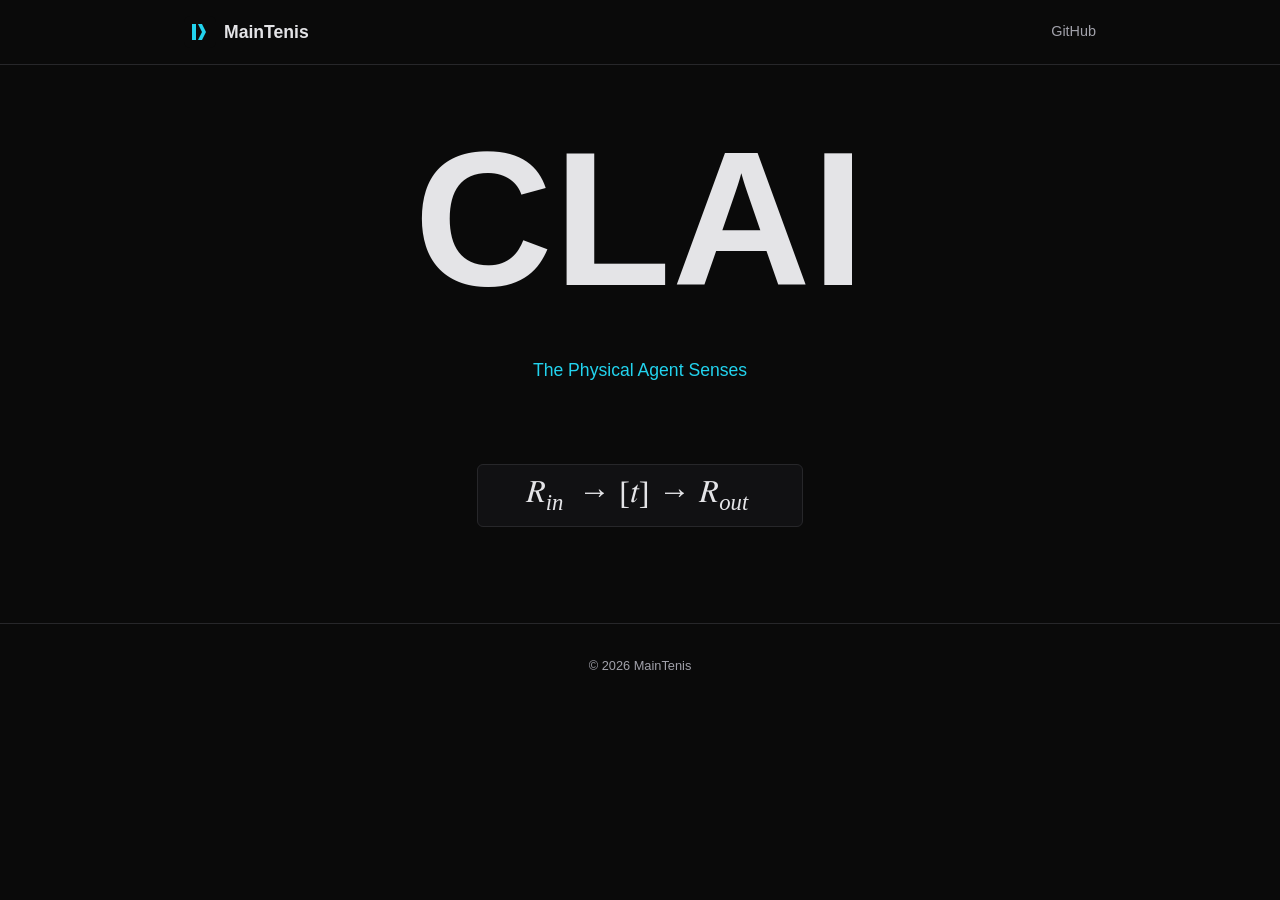
<file: index.html>
<!DOCTYPE html>
<html lang="en">
<head>
    <meta charset="UTF-8">
    <meta name="viewport" content="width=device-width, initial-scale=1.0">
    <title>MainTenis — CLAI</title>
    <meta name="description" content="CLAI: The physical sensory-motor system for AI Agents.">
    <link rel="stylesheet" href="assets/style.css?v=1781245308">
    <link rel="icon" href="assets/logo.svg" type="image/svg+xml">
</head>
<body>
    <header>
        <div class="container">
            <a href="/" class="logo">
                <img src="assets/logo.svg" alt="MainTenis" width="32" height="32">
                <span>MainTenis</span>
            </a>
            <nav>
                <a href="https://github.com/pakakas/maintenis">GitHub</a>
            </nav>
        </div>
    </header>

    <main>
        <section class="hero">
            <div class="container">
                <h1>CLAI</h1>
                <p class="subtitle">The Physical Agent Senses</p>
            </div>
        </section>

        <section class="pipeline">
            <div class="container">
                <div class="formula-box" style="padding: 1rem 3rem; border-radius: 6px;">
                    <math xmlns="http://www.w3.org/1998/Math/MathML" display="block" style="font-size: 2rem;">
                        <msub>
                            <mi>R</mi>
                            <mi style="font-style: italic;">in</mi>
                        </msub>
                        <mo>&rarr;</mo>
                        <mo>[</mo>
                        <mi>t</mi>
                        <mo>]</mo>
                        <mo>&rarr;</mo>
                        <msub>
                            <mi>R</mi>
                            <mi style="font-style: italic;">out</mi>
                        </msub>
                    </math>
                </div>
            </div>
        </section>

    </main>

    <footer>
        <div class="container">
            <p>&copy; 2026 MainTenis</p>
        </div>
    </footer>
</body>
</html>
</file>
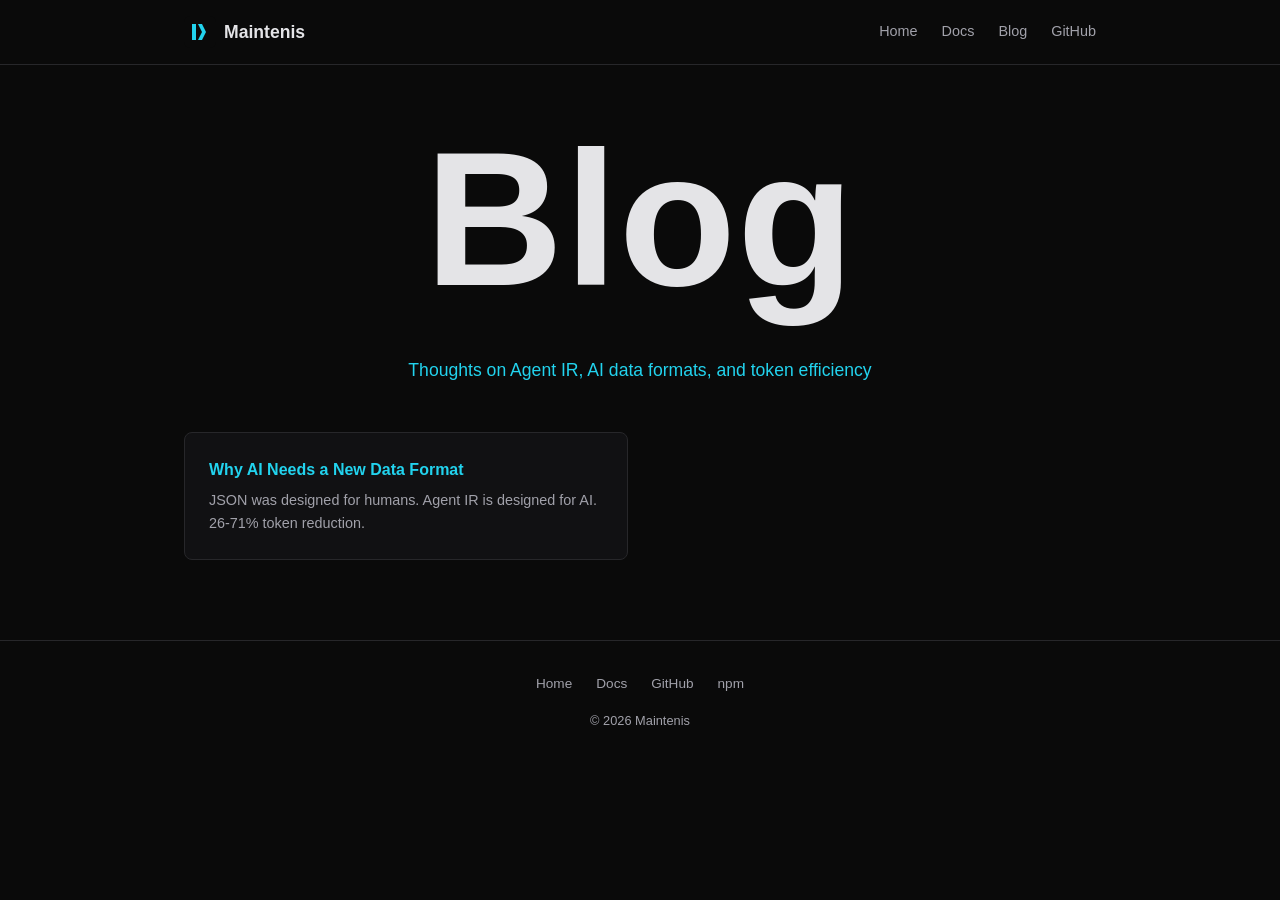
<file: blog/index.html>
<!DOCTYPE html>
<html lang="en">
<head>
    <meta charset="UTF-8">
    <meta name="viewport" content="width=device-width, initial-scale=1.0">
    <title>Blog — Maintenis</title>
    <meta name="description" content="Maintenis blog — Agent IR, AI data formats, token efficiency">
    <link rel="stylesheet" href="../assets/style.css">
    <link rel="icon" href="../assets/logo.svg" type="image/svg+xml">
</head>
<body>
    <header>
        <div class="container">
            <a href="/" class="logo">
                <img src="../assets/logo.svg" alt="Maintenis" width="32" height="32">
                <span>Maintenis</span>
            </a>
            <nav>
                <a href="/">Home</a>
                <a href="/docs">Docs</a>
                <a href="/blog" class="active">Blog</a>
                <a href="https://github.com/yus-ham/maintenis">GitHub</a>
            </nav>
        </div>
    </header>

    <main>
        <section class="hero">
            <div class="container">
                <h1>Blog</h1>
                <p class="subtitle">Thoughts on Agent IR, AI data formats, and token efficiency</p>
            </div>
        </section>

        <section class="features">
            <div class="container">
                <div class="feature-grid">
                    <a href="/blog/agent-ir-why" class="feature" style="text-decoration:none;color:inherit">
                        <h3>Why AI Needs a New Data Format</h3>
                        <p>JSON was designed for humans. Agent IR is designed for AI. 26-71% token reduction.</p>
                    </a>
                </div>
            </div>
        </section>
    </main>

    <footer>
        <div class="container">
            <div class="links">
                <a href="/">Home</a>
                <a href="/docs">Docs</a>
                <a href="https://github.com/yus-ham/maintenis">GitHub</a>
                <a href="https://npmjs.com/~ucing">npm</a>
            </div>
            <p>&copy; 2026 Maintenis</p>
        </div>
    </footer>
</body>
</html>
</file>
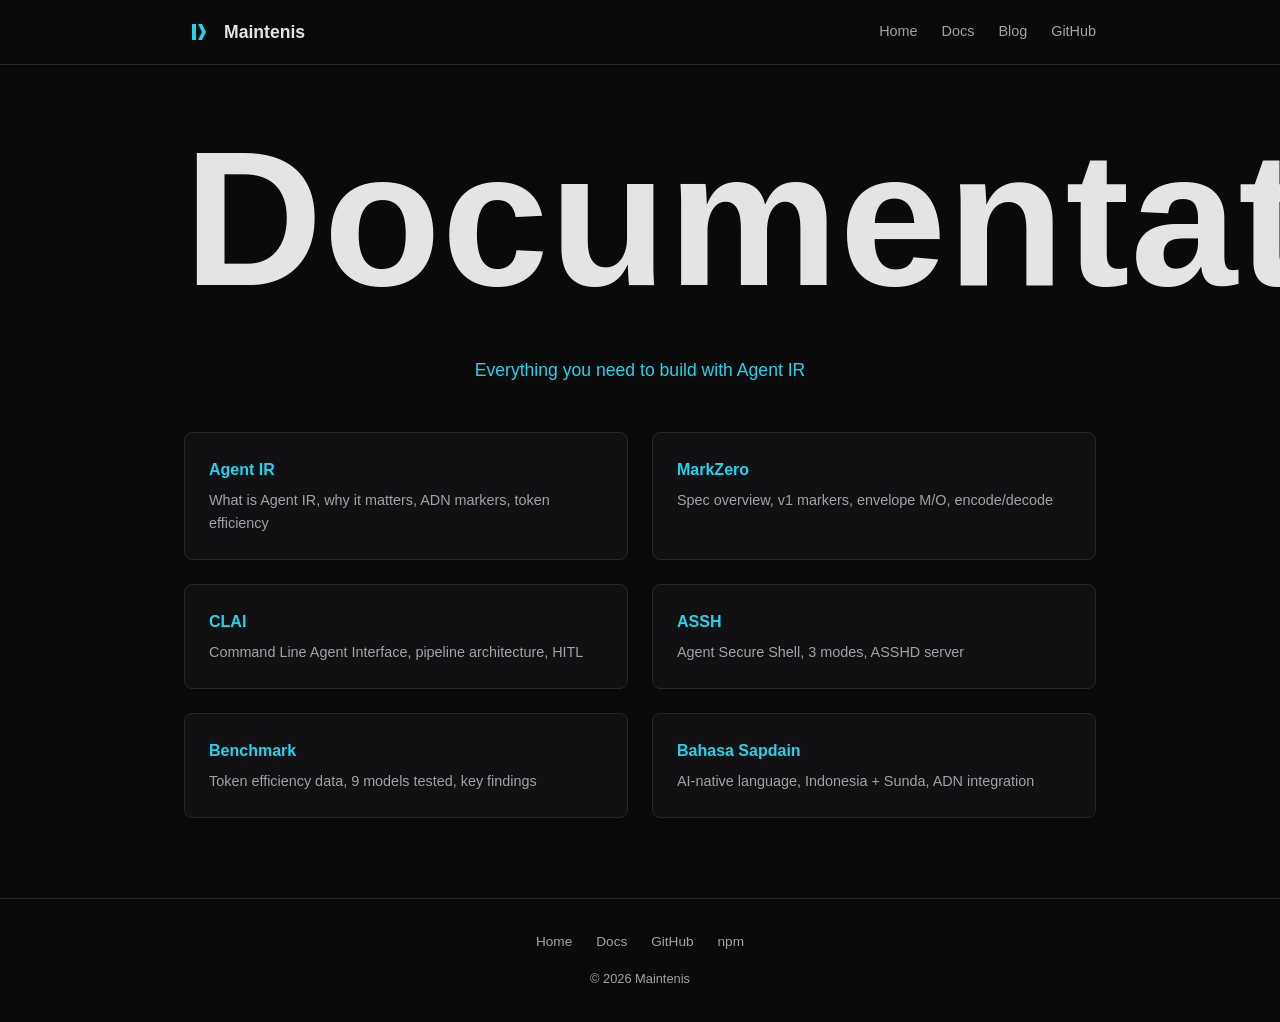
<file: docs/index.html>
<!DOCTYPE html>
<html lang="en">
<head>
    <meta charset="UTF-8">
    <meta name="viewport" content="width=device-width, initial-scale=1.0">
    <title>Docs — Maintenis</title>
    <meta name="description" content="Maintenis documentation — Agent IR, MarkZero, CLAI, ASSH, Benchmark, Sapdain">
    <link rel="stylesheet" href="../assets/style.css">
    <link rel="icon" href="../assets/logo.svg" type="image/svg+xml">
</head>
<body>
    <header>
        <div class="container">
            <a href="/" class="logo">
                <img src="../assets/logo.svg" alt="Maintenis" width="32" height="32">
                <span>Maintenis</span>
            </a>
            <nav>
                <a href="/">Home</a>
                <a href="/docs" class="active">Docs</a>
                <a href="/blog">Blog</a>
                <a href="https://github.com/yus-ham/maintenis">GitHub</a>
            </nav>
        </div>
    </header>

    <main>
        <section class="hero">
            <div class="container">
                <h1>Documentation</h1>
                <p class="subtitle">Everything you need to build with Agent IR</p>
            </div>
        </section>

        <section class="features">
            <div class="container">
                <div class="feature-grid">
                    <a href="/docs/agent-ir" class="feature" style="text-decoration:none;color:inherit">
                        <h3>Agent IR</h3>
                        <p>What is Agent IR, why it matters, ADN markers, token efficiency</p>
                    </a>
                    <a href="/docs/markzero" class="feature" style="text-decoration:none;color:inherit">
                        <h3>MarkZero</h3>
                        <p>Spec overview, v1 markers, envelope М/О, encode/decode</p>
                    </a>
                    <a href="/docs/clai" class="feature" style="text-decoration:none;color:inherit">
                        <h3>CLAI</h3>
                        <p>Command Line Agent Interface, pipeline architecture, HITL</p>
                    </a>
                    <a href="/docs/assh" class="feature" style="text-decoration:none;color:inherit">
                        <h3>ASSH</h3>
                        <p>Agent Secure Shell, 3 modes, ASSHD server</p>
                    </a>
                    <a href="/docs/benchmark" class="feature" style="text-decoration:none;color:inherit">
                        <h3>Benchmark</h3>
                        <p>Token efficiency data, 9 models tested, key findings</p>
                    </a>
                    <a href="/docs/sapdain" class="feature" style="text-decoration:none;color:inherit">
                        <h3>Bahasa Sapdain</h3>
                        <p>AI-native language, Indonesia + Sunda, ADN integration</p>
                    </a>
                </div>
            </div>
        </section>
    </main>

    <footer>
        <div class="container">
            <div class="links">
                <a href="/">Home</a>
                <a href="/docs">Docs</a>
                <a href="https://github.com/yus-ham/maintenis">GitHub</a>
                <a href="https://npmjs.com/~ucing">npm</a>
            </div>
            <p>&copy; 2026 Maintenis</p>
        </div>
    </footer>
</body>
</html>
</file>
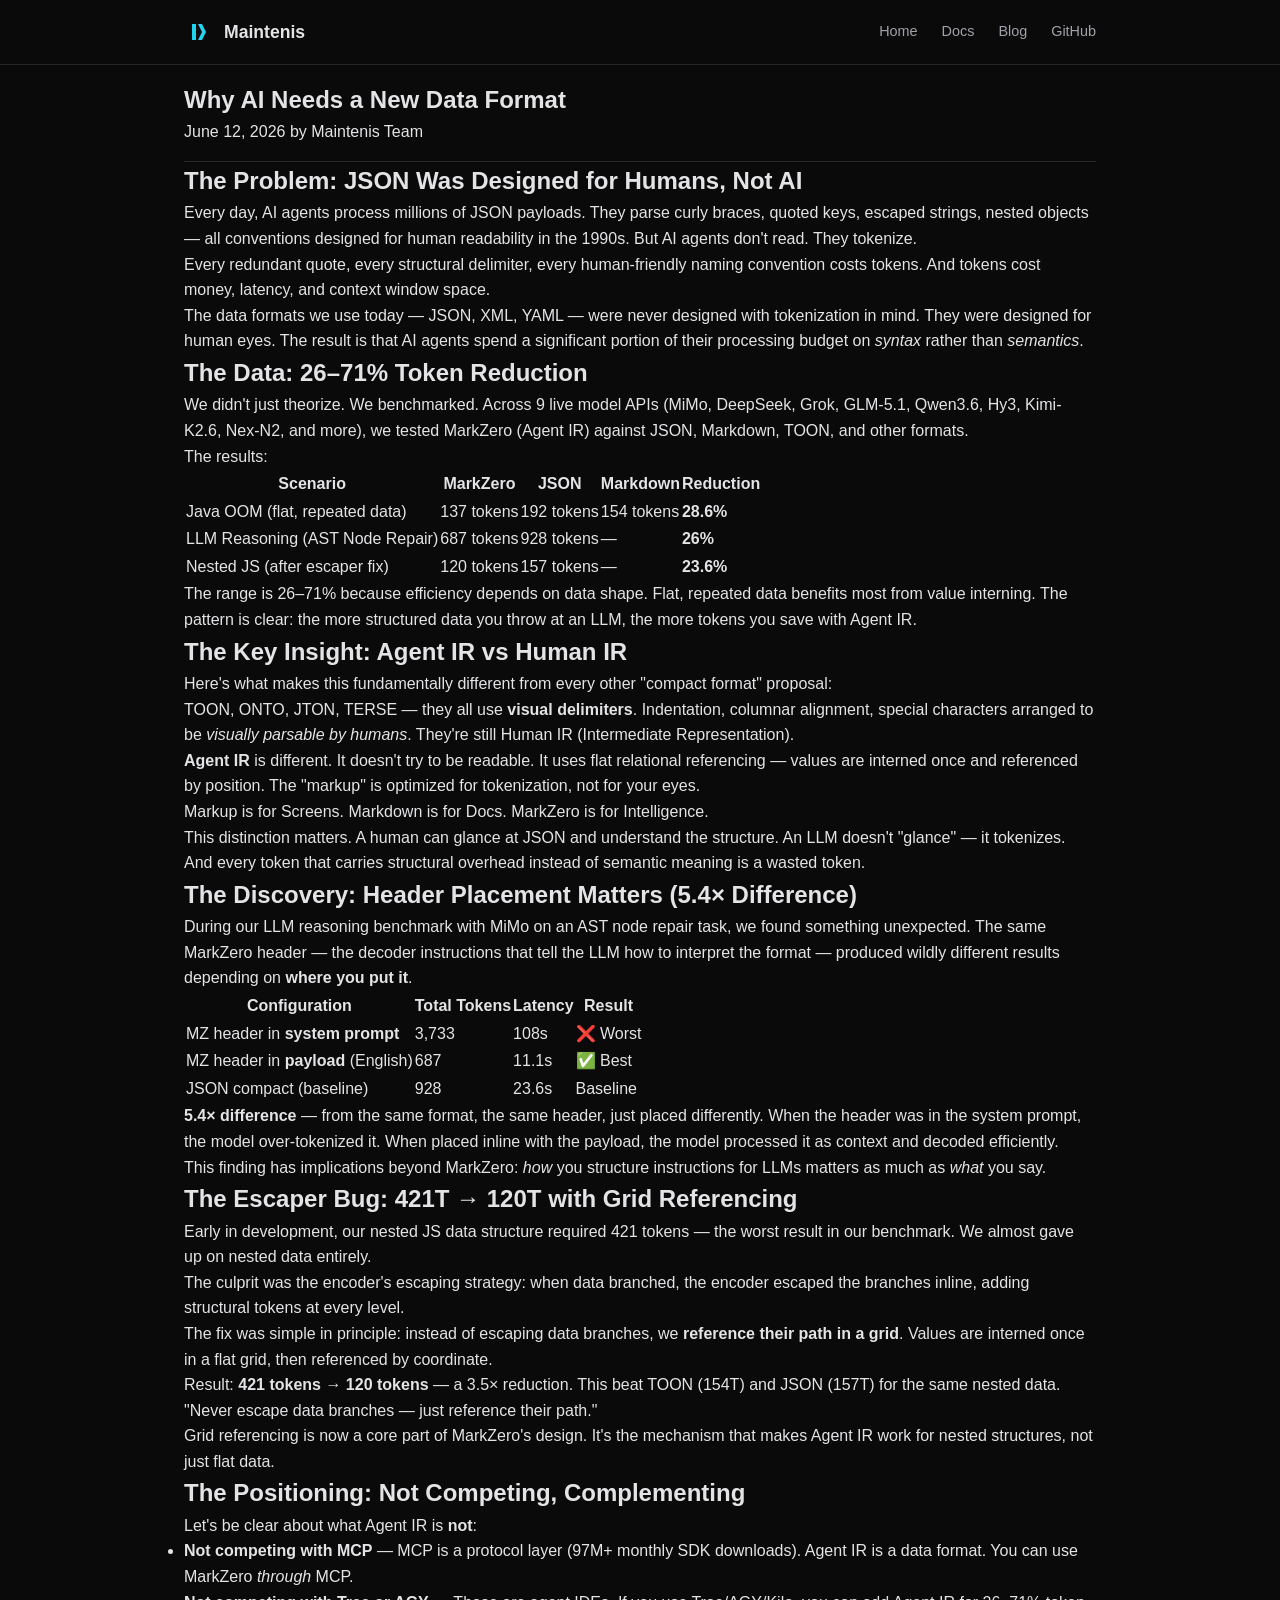
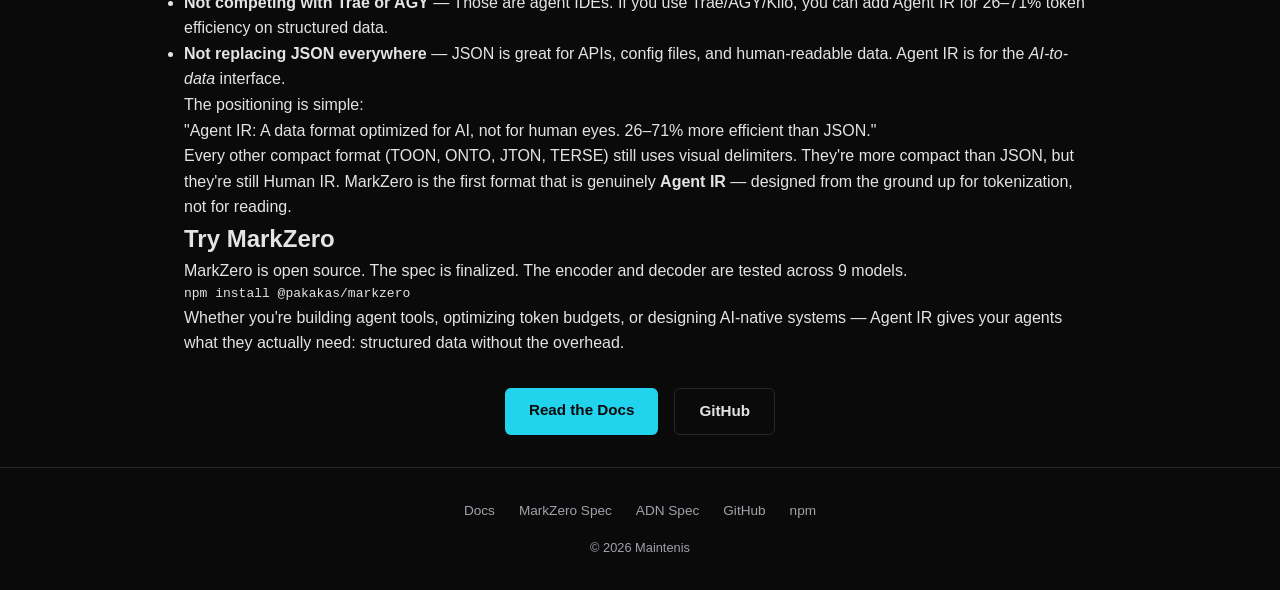
<file: blog/agent-ir-why.html>
<!DOCTYPE html>
<html lang="en">
<head>
    <meta charset="UTF-8">
    <meta name="viewport" content="width=device-width, initial-scale=1.0">
    <title>Why AI Needs a New Data Format — Maintenis Blog</title>
    <meta name="description" content="JSON was designed for humans. AI agents need something different. Introducing Agent IR — 26-71% token reduction, empirically tested across 9 models.">
    <meta name="keywords" content="Agent IR, ADN, MarkZero, AI data format, token efficiency, JSON alternative">
    <link rel="stylesheet" href="../assets/style.css">
    <link rel="icon" href="../assets/logo.svg" type="image/svg+xml">
</head>
<body>
    <header>
        <div class="container">
            <a href="/" class="logo">
                <img src="../assets/logo.svg" alt="Maintenis" width="32" height="32">
                <span>Maintenis</span>
            </a>
            <nav>
                <a href="/">Home</a>
                <a href="/docs">Docs</a>
                <a href="/blog">Blog</a>
                <a href="https://github.com/yus-ham/maintenis">GitHub</a>
            </nav>
        </div>
    </header>

    <main>
        <article class="blog-post">
            <div class="container">
                <header class="post-header">
                    <h1>Why AI Needs a New Data Format</h1>
                    <div class="post-meta">
                        <time datetime="2026-06-12">June 12, 2026</time>
                        <span class="author">by Maintenis Team</span>
                    </div>
                </header>

                <section>
                    <h2>The Problem: JSON Was Designed for Humans, Not AI</h2>
                    <p>
                        Every day, AI agents process millions of JSON payloads. They parse curly braces,
                        quoted keys, escaped strings, nested objects — all conventions designed for human
                        readability in the 1990s. But AI agents don't read. They tokenize.
                    </p>
                    <p>
                        Every redundant quote, every structural delimiter, every human-friendly naming
                        convention costs tokens. And tokens cost money, latency, and context window space.
                    </p>
                    <p>
                        The data formats we use today — JSON, XML, YAML — were never designed with
                        tokenization in mind. They were designed for human eyes. The result is that
                        AI agents spend a significant portion of their processing budget on
                        <em>syntax</em> rather than <em>semantics</em>.
                    </p>
                </section>

                <section>
                    <h2>The Data: 26–71% Token Reduction</h2>
                    <p>
                        We didn't just theorize. We benchmarked. Across 9 live model APIs (MiMo,
                        DeepSeek, Grok, GLM-5.1, Qwen3.6, Hy3, Kimi-K2.6, Nex-N2, and more),
                        we tested MarkZero (Agent IR) against JSON, Markdown, TOON, and other formats.
                    </p>
                    <p>The results:</p>
                    <table>
                        <thead>
                            <tr>
                                <th>Scenario</th>
                                <th>MarkZero</th>
                                <th>JSON</th>
                                <th>Markdown</th>
                                <th>Reduction</th>
                            </tr>
                        </thead>
                        <tbody>
                            <tr>
                                <td>Java OOM (flat, repeated data)</td>
                                <td>137 tokens</td>
                                <td>192 tokens</td>
                                <td>154 tokens</td>
                                <td><strong>28.6%</strong></td>
                            </tr>
                            <tr>
                                <td>LLM Reasoning (AST Node Repair)</td>
                                <td>687 tokens</td>
                                <td>928 tokens</td>
                                <td>—</td>
                                <td><strong>26%</strong></td>
                            </tr>
                            <tr>
                                <td>Nested JS (after escaper fix)</td>
                                <td>120 tokens</td>
                                <td>157 tokens</td>
                                <td>—</td>
                                <td><strong>23.6%</strong></td>
                            </tr>
                        </tbody>
                    </table>
                    <p>
                        The range is 26–71% because efficiency depends on data shape. Flat, repeated
                        data benefits most from value interning. The pattern is clear: the more
                        structured data you throw at an LLM, the more tokens you save with Agent IR.
                    </p>
                </section>

                <section>
                    <h2>The Key Insight: Agent IR vs Human IR</h2>
                    <p>
                        Here's what makes this fundamentally different from every other "compact format"
                        proposal:
                    </p>
                    <p>
                        TOON, ONTO, JTON, TERSE — they all use <strong>visual delimiters</strong>.
                        Indentation, columnar alignment, special characters arranged to be
                        <em>visually parsable by humans</em>. They're still Human IR (Intermediate
                        Representation).
                    </p>
                    <p>
                        <strong>Agent IR</strong> is different. It doesn't try to be readable.
                        It uses flat relational referencing — values are interned once and referenced
                        by position. The "markup" is optimized for tokenization, not for your eyes.
                    </p>
                    <blockquote>
                        <p>Markup is for Screens. Markdown is for Docs. MarkZero is for Intelligence.</p>
                    </blockquote>
                    <p>
                        This distinction matters. A human can glance at JSON and understand the structure.
                        An LLM doesn't "glance" — it tokenizes. And every token that carries structural
                        overhead instead of semantic meaning is a wasted token.
                    </p>
                </section>

                <section>
                    <h2>The Discovery: Header Placement Matters (5.4× Difference)</h2>
                    <p>
                        During our LLM reasoning benchmark with MiMo on an AST node repair task, we
                        found something unexpected. The same MarkZero header — the decoder instructions
                        that tell the LLM how to interpret the format — produced wildly different
                        results depending on <strong>where you put it</strong>.
                    </p>
                    <table>
                        <thead>
                            <tr>
                                <th>Configuration</th>
                                <th>Total Tokens</th>
                                <th>Latency</th>
                                <th>Result</th>
                            </tr>
                        </thead>
                        <tbody>
                            <tr>
                                <td>MZ header in <strong>system prompt</strong></td>
                                <td>3,733</td>
                                <td>108s</td>
                                <td>❌ Worst</td>
                            </tr>
                            <tr>
                                <td>MZ header in <strong>payload</strong> (English)</td>
                                <td>687</td>
                                <td>11.1s</td>
                                <td>✅ Best</td>
                            </tr>
                            <tr>
                                <td>JSON compact (baseline)</td>
                                <td>928</td>
                                <td>23.6s</td>
                                <td>Baseline</td>
                            </tr>
                        </tbody>
                    </table>
                    <p>
                        <strong>5.4× difference</strong> — from the same format, the same header, just
                        placed differently. When the header was in the system prompt, the model
                        over-tokenized it. When placed inline with the payload, the model processed
                        it as context and decoded efficiently.
                    </p>
                    <p>
                        This finding has implications beyond MarkZero: <em>how</em> you structure
                        instructions for LLMs matters as much as <em>what</em> you say.
                    </p>
                </section>

                <section>
                    <h2>The Escaper Bug: 421T → 120T with Grid Referencing</h2>
                    <p>
                        Early in development, our nested JS data structure required 421 tokens —
                        the worst result in our benchmark. We almost gave up on nested data entirely.
                    </p>
                    <p>
                        The culprit was the encoder's escaping strategy: when data branched, the
                        encoder escaped the branches inline, adding structural tokens at every level.
                    </p>
                    <p>
                        The fix was simple in principle: instead of escaping data branches, we
                        <strong>reference their path in a grid</strong>. Values are interned once in
                        a flat grid, then referenced by coordinate.
                    </p>
                    <p>
                        Result: <strong>421 tokens → 120 tokens</strong> — a 3.5× reduction. This
                        beat TOON (154T) and JSON (157T) for the same nested data.
                    </p>
                    <blockquote>
                        <p>"Never escape data branches — just reference their path."</p>
                    </blockquote>
                    <p>
                        Grid referencing is now a core part of MarkZero's design. It's the mechanism
                        that makes Agent IR work for nested structures, not just flat data.
                    </p>
                </section>

                <section>
                    <h2>The Positioning: Not Competing, Complementing</h2>
                    <p>
                        Let's be clear about what Agent IR is <strong>not</strong>:
                    </p>
                    <ul>
                        <li><strong>Not competing with MCP</strong> — MCP is a protocol layer (97M+ monthly SDK downloads). Agent IR is a data format. You can use MarkZero <em>through</em> MCP.</li>
                        <li><strong>Not competing with Trae or AGY</strong> — Those are agent IDEs. If you use Trae/AGY/Kilo, you can add Agent IR for 26–71% token efficiency on structured data.</li>
                        <li><strong>Not replacing JSON everywhere</strong> — JSON is great for APIs, config files, and human-readable data. Agent IR is for the <em>AI-to-data</em> interface.</li>
                    </ul>
                    <p>
                        The positioning is simple:
                    </p>
                    <blockquote>
                        <p>"Agent IR: A data format optimized for AI, not for human eyes. 26–71% more efficient than JSON."</p>
                    </blockquote>
                    <p>
                        Every other compact format (TOON, ONTO, JTON, TERSE) still uses visual
                        delimiters. They're more compact than JSON, but they're still Human IR.
                        MarkZero is the first format that is genuinely <strong>Agent IR</strong> —
                        designed from the ground up for tokenization, not for reading.
                    </p>
                </section>

                <section>
                    <h2>Try MarkZero</h2>
                    <p>
                        MarkZero is open source. The spec is finalized. The encoder and decoder are
                        tested across 9 models.
                    </p>
                    <pre><code>npm install @pakakas/markzero</code></pre>
                    <p>
                        Whether you're building agent tools, optimizing token budgets, or designing
                        AI-native systems — Agent IR gives your agents what they actually need:
                        structured data without the overhead.
                    </p>
                    <div class="cta">
                        <a href="/docs" class="btn btn-primary">Read the Docs</a>
                        <a href="https://github.com/yus-ham/maintenis" class="btn btn-secondary">GitHub</a>
                    </div>
                </section>
            </div>
        </article>
    </main>

    <footer>
        <div class="container">
            <div class="links">
                <a href="/docs">Docs</a>
                <a href="/docs/markzero">MarkZero Spec</a>
                <a href="/docs/adn">ADN Spec</a>
                <a href="https://github.com/yus-ham/maintenis">GitHub</a>
                <a href="https://npmjs.com/~ucing">npm</a>
            </div>
            <p>&copy; 2026 Maintenis</p>
        </div>
    </footer>
</body>
</html>
</file>
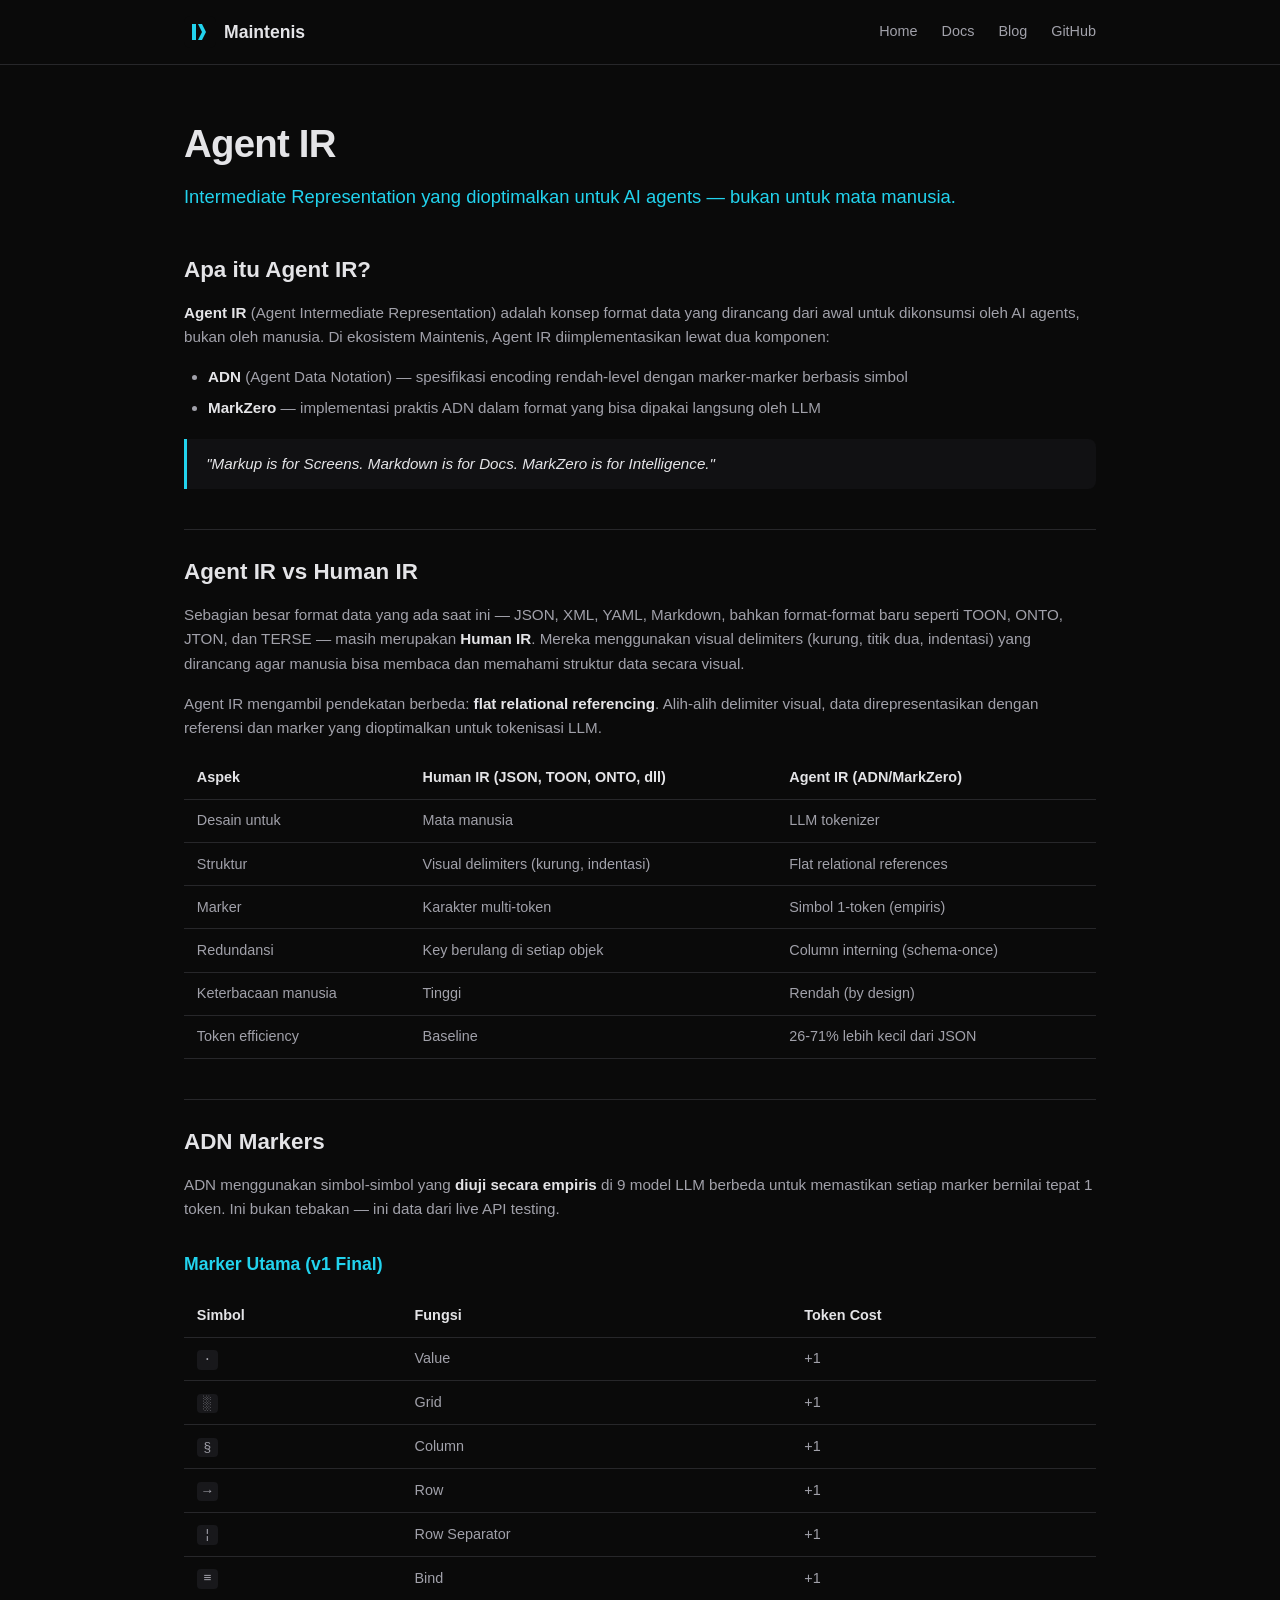
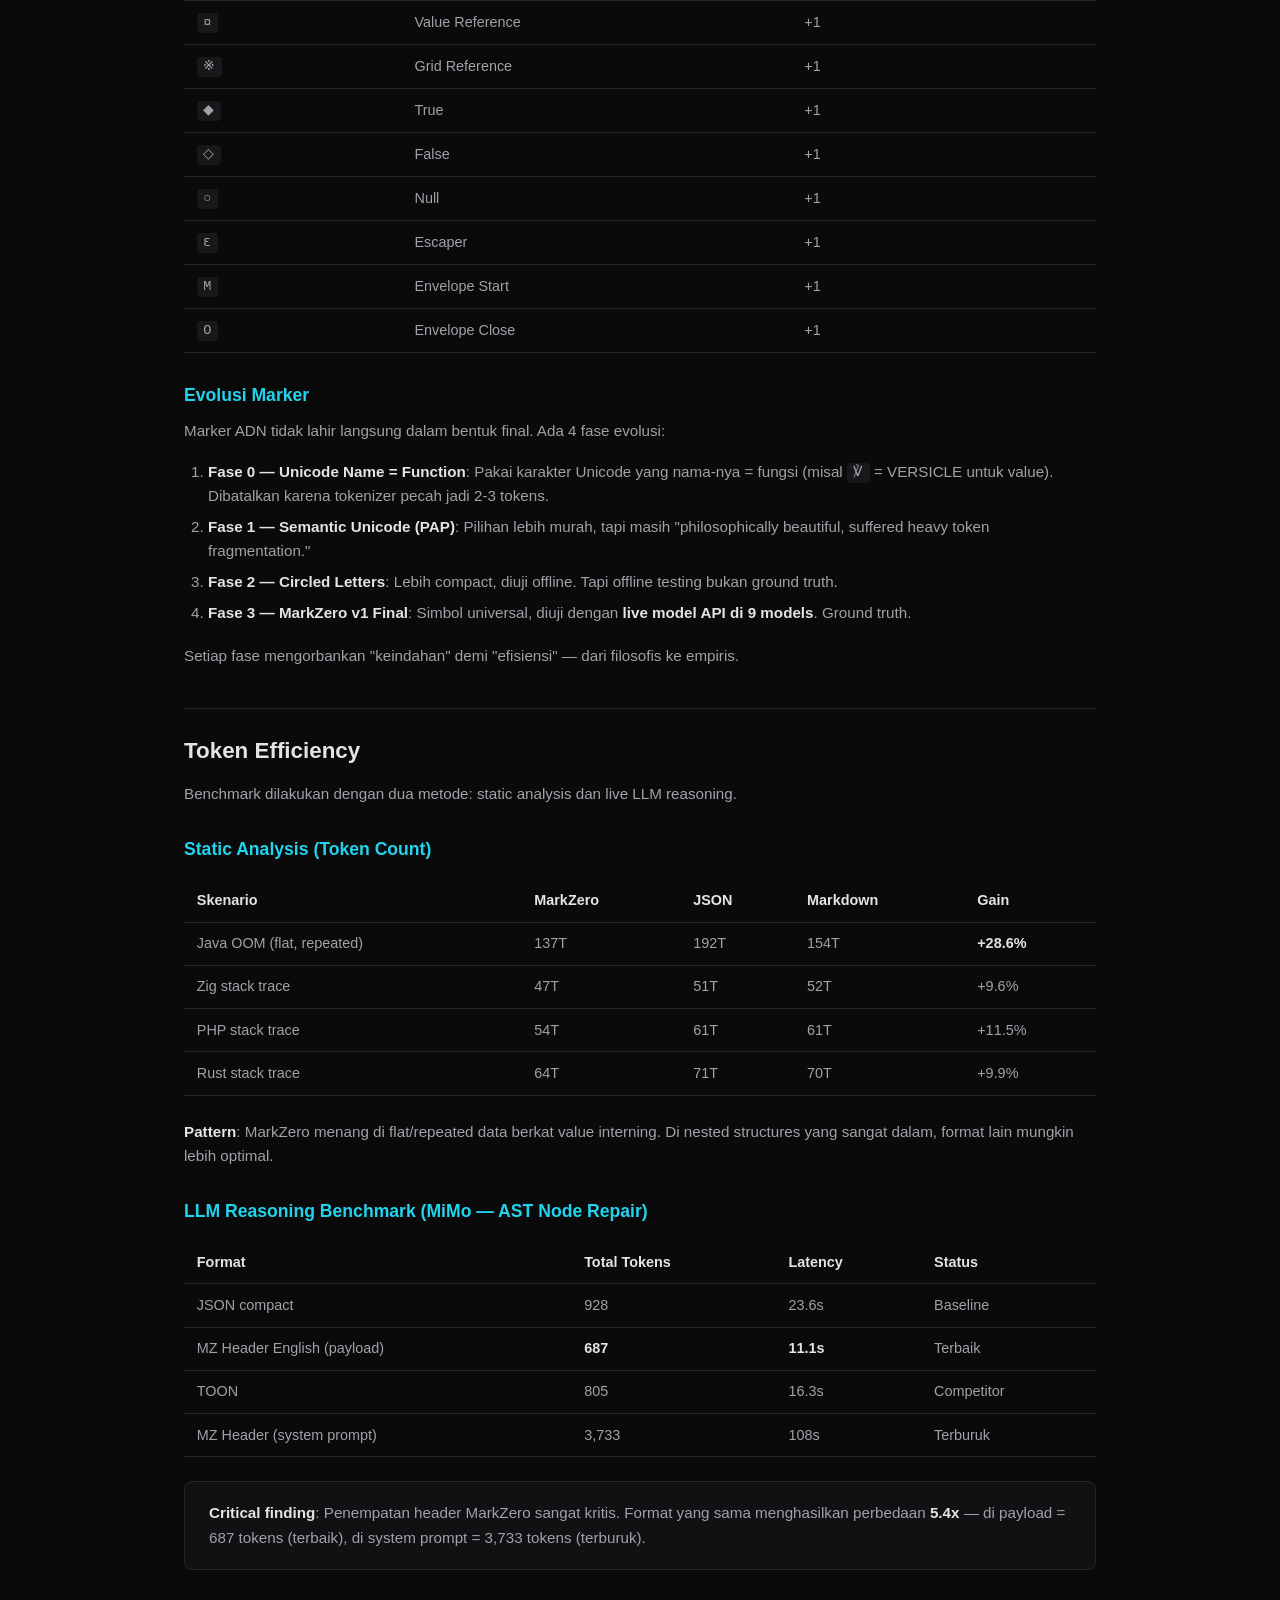
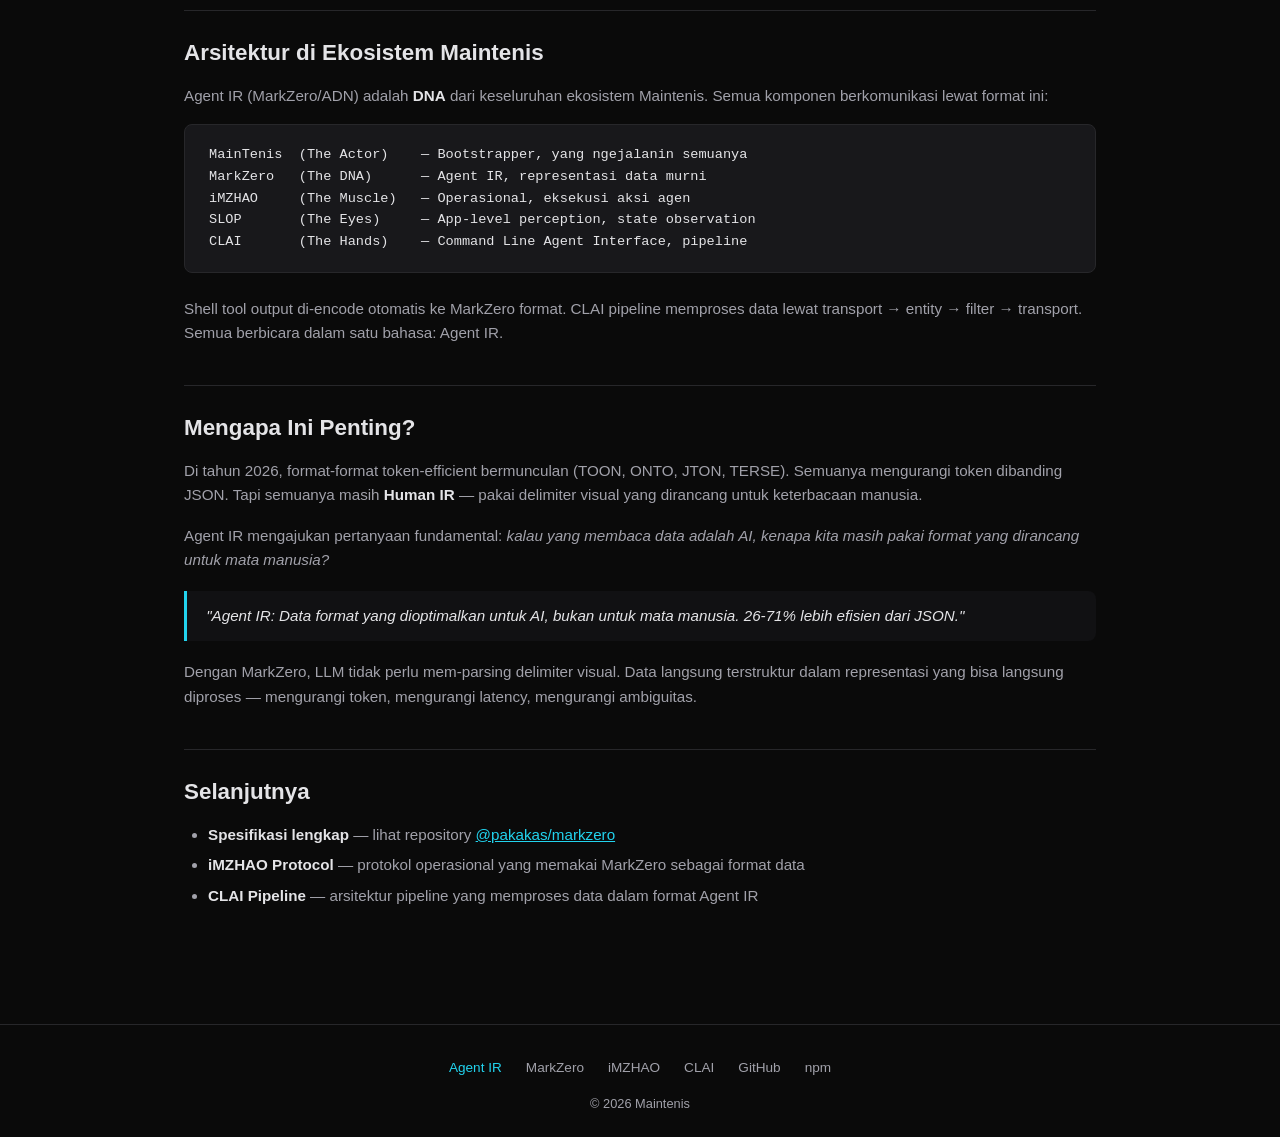
<file: docs/agent-ir.html>
<!DOCTYPE html>
<html lang="id">
<head>
    <meta charset="UTF-8">
    <meta name="viewport" content="width=device-width, initial-scale=1.0">
    <title>Agent IR — Maintenis Docs</title>
    <meta name="description" content="Agent IR (ADN/MarkZero) — data format yang dirancang dari awal untuk AI agents. Bukan Human IR. Bukan JSON. Bukan XML.">
    <meta name="keywords" content="Agent IR, ADN, MarkZero, AI agents, data format, token efficient, Human IR">
    <link rel="stylesheet" href="../assets/style.css">
    <link rel="icon" href="../assets/logo.svg" type="image/svg+xml">
    <style>
        .doc-content { padding: 3rem 0 4rem; }
        .doc-content h1 { font-size: 2.4rem; font-weight: 800; letter-spacing: -0.02em; margin-bottom: 0.5rem; }
        .doc-content .lead { color: var(--accent); font-size: 1.15rem; margin-bottom: 2.5rem; }
        .doc-content h2 { font-size: 1.4rem; font-weight: 700; margin: 2.5rem 0 0.8rem; padding-top: 1.5rem; border-top: 1px solid var(--border); }
        .doc-content h2:first-of-type { border-top: none; padding-top: 0; }
        .doc-content h3 { font-size: 1.1rem; font-weight: 600; margin: 1.8rem 0 0.6rem; color: var(--accent); }
        .doc-content p { color: var(--muted); margin-bottom: 1rem; font-size: 0.95rem; }
        .doc-content ul, .doc-content ol { color: var(--muted); margin: 0.5rem 0 1.2rem 1.5rem; font-size: 0.95rem; }
        .doc-content li { margin-bottom: 0.4rem; }
        .doc-content strong { color: var(--fg); }
        .doc-content code { background: var(--code-bg); padding: 0.15rem 0.4rem; border-radius: 4px; font-size: 0.85rem; }
        .doc-content pre { background: var(--code-bg); border: 1px solid var(--border); border-radius: 8px; padding: 1.2rem 1.5rem; overflow-x: auto; margin: 1rem 0 1.5rem; font-size: 0.9rem; line-height: 1.5; }
        .doc-content pre code { background: none; padding: 0; }
        .doc-content table { width: 100%; border-collapse: collapse; margin: 1rem 0 1.5rem; font-size: 0.9rem; }
        .doc-content th, .doc-content td { text-align: left; padding: 0.6rem 0.8rem; border-bottom: 1px solid var(--border); }
        .doc-content th { color: var(--fg); font-weight: 600; }
        .doc-content td { color: var(--muted); }
        .doc-content blockquote { border-left: 3px solid var(--accent); padding: 0.8rem 1.2rem; margin: 1.2rem 0; background: var(--card-bg); border-radius: 0 8px 8px 0; }
        .doc-content blockquote p { color: var(--fg); margin-bottom: 0; font-style: italic; }
        .callout { background: var(--card-bg); border: 1px solid var(--border); border-radius: 8px; padding: 1.2rem 1.5rem; margin: 1.2rem 0; }
        .callout p { margin-bottom: 0; }
        footer .links a.active { color: var(--accent); }
    </style>
</head>
<body>
    <header>
        <div class="container">
            <a href="/" class="logo">
                <img src="../assets/logo.svg" alt="Maintenis" width="32" height="32">
                <span>Maintenis</span>
            </a>
            <nav>
                <a href="/">Home</a>
                <a href="/docs" class="active">Docs</a>
                <a href="/blog">Blog</a>
                <a href="https://github.com/yus-ham/maintenis">GitHub</a>
            </nav>
        </div>
    </header>

    <main class="doc-content">
        <div class="container">
            <h1>Agent IR</h1>
            <p class="lead">Intermediate Representation yang dioptimalkan untuk AI agents — bukan untuk mata manusia.</p>

            <h2>Apa itu Agent IR?</h2>
            <p>
                <strong>Agent IR</strong> (Agent Intermediate Representation) adalah konsep format data yang dirancang dari awal untuk dikonsumsi oleh AI agents, bukan oleh manusia. Di ekosistem Maintenis, Agent IR diimplementasikan lewat dua komponen:
            </p>
            <ul>
                <li><strong>ADN</strong> (Agent Data Notation) — spesifikasi encoding rendah-level dengan marker-marker berbasis simbol</li>
                <li><strong>MarkZero</strong> — implementasi praktis ADN dalam format yang bisa dipakai langsung oleh LLM</li>
            </ul>
            <blockquote>
                <p>"Markup is for Screens. Markdown is for Docs. MarkZero is for Intelligence."</p>
            </blockquote>

            <h2>Agent IR vs Human IR</h2>
            <p>
                Sebagian besar format data yang ada saat ini — JSON, XML, YAML, Markdown, bahkan format-format baru seperti TOON, ONTO, JTON, dan TERSE — masih merupakan <strong>Human IR</strong>. Mereka menggunakan visual delimiters (kurung, titik dua, indentasi) yang dirancang agar manusia bisa membaca dan memahami struktur data secara visual.
            </p>
            <p>
                Agent IR mengambil pendekatan berbeda: <strong>flat relational referencing</strong>. Alih-alih delimiter visual, data direpresentasikan dengan referensi dan marker yang dioptimalkan untuk tokenisasi LLM.
            </p>

            <table>
                <thead>
                    <tr>
                        <th>Aspek</th>
                        <th>Human IR (JSON, TOON, ONTO, dll)</th>
                        <th>Agent IR (ADN/MarkZero)</th>
                    </tr>
                </thead>
                <tbody>
                    <tr>
                        <td>Desain untuk</td>
                        <td>Mata manusia</td>
                        <td>LLM tokenizer</td>
                    </tr>
                    <tr>
                        <td>Struktur</td>
                        <td>Visual delimiters (kurung, indentasi)</td>
                        <td>Flat relational references</td>
                    </tr>
                    <tr>
                        <td>Marker</td>
                        <td>Karakter multi-token</td>
                        <td>Simbol 1-token (empiris)</td>
                    </tr>
                    <tr>
                        <td>Redundansi</td>
                        <td>Key berulang di setiap objek</td>
                        <td>Column interning (schema-once)</td>
                    </tr>
                    <tr>
                        <td>Keterbacaan manusia</td>
                        <td>Tinggi</td>
                        <td>Rendah (by design)</td>
                    </tr>
                    <tr>
                        <td>Token efficiency</td>
                        <td>Baseline</td>
                        <td>26-71% lebih kecil dari JSON</td>
                    </tr>
                </tbody>
            </table>

            <h2>ADN Markers</h2>
            <p>
                ADN menggunakan simbol-simbol yang <strong>diuji secara empiris</strong> di 9 model LLM berbeda untuk memastikan setiap marker bernilai tepat 1 token. Ini bukan tebakan — ini data dari live API testing.
            </p>

            <h3>Marker Utama (v1 Final)</h3>
            <table>
                <thead>
                    <tr>
                        <th>Simbol</th>
                        <th>Fungsi</th>
                        <th>Token Cost</th>
                    </tr>
                </thead>
                <tbody>
                    <tr><td><code>·</code></td><td>Value</td><td>+1</td></tr>
                    <tr><td><code>░</code></td><td>Grid</td><td>+1</td></tr>
                    <tr><td><code>§</code></td><td>Column</td><td>+1</td></tr>
                    <tr><td><code>→</code></td><td>Row</td><td>+1</td></tr>
                    <tr><td><code>¦</code></td><td>Row Separator</td><td>+1</td></tr>
                    <tr><td><code>≡</code></td><td>Bind</td><td>+1</td></tr>
                    <tr><td><code>¤</code></td><td>Value Reference</td><td>+1</td></tr>
                    <tr><td><code>※</code></td><td>Grid Reference</td><td>+1</td></tr>
                    <tr><td><code>◆</code></td><td>True</td><td>+1</td></tr>
                    <tr><td><code>◇</code></td><td>False</td><td>+1</td></tr>
                    <tr><td><code>○</code></td><td>Null</td><td>+1</td></tr>
                    <tr><td><code>ɛ</code></td><td>Escaper</td><td>+1</td></tr>
                    <tr><td><code>М</code></td><td>Envelope Start</td><td>+1</td></tr>
                    <tr><td><code>О</code></td><td>Envelope Close</td><td>+1</td></tr>
                </tbody>
            </table>

            <h3>Evolusi Marker</h3>
            <p>
                Marker ADN tidak lahir langsung dalam bentuk final. Ada 4 fase evolusi:
            </p>
            <ol>
                <li><strong>Fase 0 — Unicode Name = Function</strong>: Pakai karakter Unicode yang nama-nya = fungsi (misal <code>℣</code> = VERSICLE untuk value). Dibatalkan karena tokenizer pecah jadi 2-3 tokens.</li>
                <li><strong>Fase 1 — Semantic Unicode (PAP)</strong>: Pilihan lebih murah, tapi masih "philosophically beautiful, suffered heavy token fragmentation."</li>
                <li><strong>Fase 2 — Circled Letters</strong>: Lebih compact, diuji offline. Tapi offline testing bukan ground truth.</li>
                <li><strong>Fase 3 — MarkZero v1 Final</strong>: Simbol universal, diuji dengan <strong>live model API di 9 models</strong>. Ground truth.</li>
            </ol>
            <p>
                Setiap fase mengorbankan "keindahan" demi "efisiensi" — dari filosofis ke empiris.
            </p>

            <h2>Token Efficiency</h2>
            <p>
                Benchmark dilakukan dengan dua metode: static analysis dan live LLM reasoning.
            </p>

            <h3>Static Analysis (Token Count)</h3>
            <table>
                <thead>
                    <tr>
                        <th>Skenario</th>
                        <th>MarkZero</th>
                        <th>JSON</th>
                        <th>Markdown</th>
                        <th>Gain</th>
                    </tr>
                </thead>
                <tbody>
                    <tr>
                        <td>Java OOM (flat, repeated)</td>
                        <td>137T</td>
                        <td>192T</td>
                        <td>154T</td>
                        <td><strong>+28.6%</strong></td>
                    </tr>
                    <tr>
                        <td>Zig stack trace</td>
                        <td>47T</td>
                        <td>51T</td>
                        <td>52T</td>
                        <td>+9.6%</td>
                    </tr>
                    <tr>
                        <td>PHP stack trace</td>
                        <td>54T</td>
                        <td>61T</td>
                        <td>61T</td>
                        <td>+11.5%</td>
                    </tr>
                    <tr>
                        <td>Rust stack trace</td>
                        <td>64T</td>
                        <td>71T</td>
                        <td>70T</td>
                        <td>+9.9%</td>
                    </tr>
                </tbody>
            </table>
            <p>
                <strong>Pattern</strong>: MarkZero menang di flat/repeated data berkat value interning. Di nested structures yang sangat dalam, format lain mungkin lebih optimal.
            </p>

            <h3>LLM Reasoning Benchmark (MiMo — AST Node Repair)</h3>
            <table>
                <thead>
                    <tr>
                        <th>Format</th>
                        <th>Total Tokens</th>
                        <th>Latency</th>
                        <th>Status</th>
                    </tr>
                </thead>
                <tbody>
                    <tr>
                        <td>JSON compact</td>
                        <td>928</td>
                        <td>23.6s</td>
                        <td>Baseline</td>
                    </tr>
                    <tr>
                        <td>MZ Header English (payload)</td>
                        <td><strong>687</strong></td>
                        <td><strong>11.1s</strong></td>
                        <td>Terbaik</td>
                    </tr>
                    <tr>
                        <td>TOON</td>
                        <td>805</td>
                        <td>16.3s</td>
                        <td>Competitor</td>
                    </tr>
                    <tr>
                        <td>MZ Header (system prompt)</td>
                        <td>3,733</td>
                        <td>108s</td>
                        <td>Terburuk</td>
                    </tr>
                </tbody>
            </table>
            <div class="callout">
                <p>
                    <strong>Critical finding</strong>: Penempatan header MarkZero sangat kritis. Format yang sama menghasilkan perbedaan <strong>5.4x</strong> — di payload = 687 tokens (terbaik), di system prompt = 3,733 tokens (terburuk).
                </p>
            </div>

            <h2>Arsitektur di Ekosistem Maintenis</h2>
            <p>
                Agent IR (MarkZero/ADN) adalah <strong>DNA</strong> dari keseluruhan ekosistem Maintenis. Semua komponen berkomunikasi lewat format ini:
            </p>
            <pre><code>MainTenis  (The Actor)    — Bootstrapper, yang ngejalanin semuanya
MarkZero   (The DNA)      — Agent IR, representasi data murni
iMZHAO     (The Muscle)   — Operasional, eksekusi aksi agen
SLOP       (The Eyes)     — App-level perception, state observation
CLAI       (The Hands)    — Command Line Agent Interface, pipeline</code></pre>
            <p>
                Shell tool output di-encode otomatis ke MarkZero format. CLAI pipeline memproses data lewat transport → entity → filter → transport. Semua berbicara dalam satu bahasa: Agent IR.
            </p>

            <h2>Mengapa Ini Penting?</h2>
            <p>
                Di tahun 2026, format-format token-efficient bermunculan (TOON, ONTO, JTON, TERSE). Semuanya mengurangi token dibanding JSON. Tapi semuanya masih <strong>Human IR</strong> — pakai delimiter visual yang dirancang untuk keterbacaan manusia.
            </p>
            <p>
                Agent IR mengajukan pertanyaan fundamental: <em>kalau yang membaca data adalah AI, kenapa kita masih pakai format yang dirancang untuk mata manusia?</em>
            </p>
            <blockquote>
                <p>"Agent IR: Data format yang dioptimalkan untuk AI, bukan untuk mata manusia. 26-71% lebih efisien dari JSON."</p>
            </blockquote>
            <p>
                Dengan MarkZero, LLM tidak perlu mem-parsing delimiter visual. Data langsung terstruktur dalam representasi yang bisa langsung diproses — mengurangi token, mengurangi latency, mengurangi ambiguitas.
            </p>

            <h2>Selanjutnya</h2>
            <ul>
                <li><strong>Spesifikasi lengkap</strong> — lihat repository <a href="https://github.com/pakakas/markzero" style="color: var(--accent);">@pakakas/markzero</a></li>
                <li><strong>iMZHAO Protocol</strong> — protokol operasional yang memakai MarkZero sebagai format data</li>
                <li><strong>CLAI Pipeline</strong> — arsitektur pipeline yang memproses data dalam format Agent IR</li>
            </ul>
        </div>
    </main>

    <footer>
        <div class="container">
            <div class="links">
                <a href="/docs/agent-ir" class="active">Agent IR</a>
                <a href="/docs/markzero">MarkZero</a>
                <a href="/docs/imzhao">iMZHAO</a>
                <a href="/docs/clai">CLAI</a>
                <a href="https://github.com/yus-ham/maintenis">GitHub</a>
                <a href="https://npmjs.com/~ucing">npm</a>
            </div>
            <p>&copy; 2026 Maintenis</p>
        </div>
    </footer>
</body>
</html>
</file>
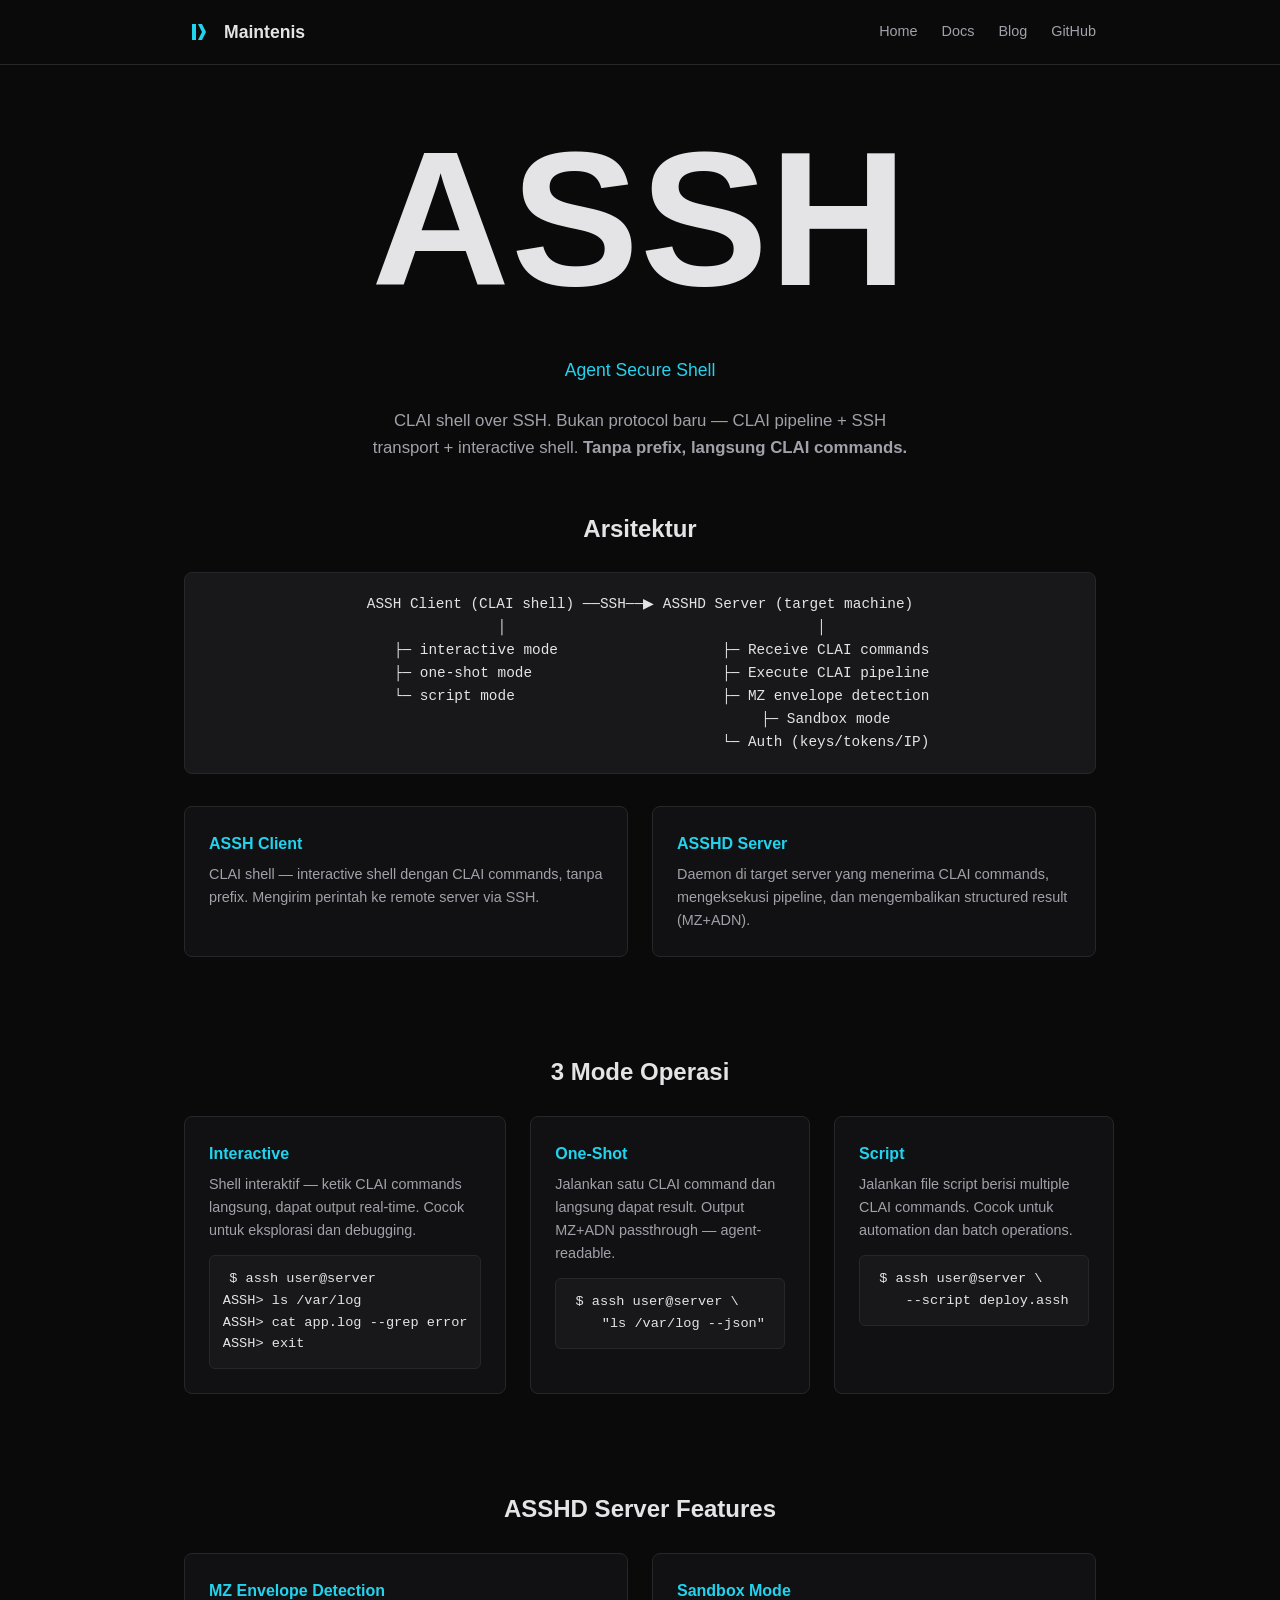
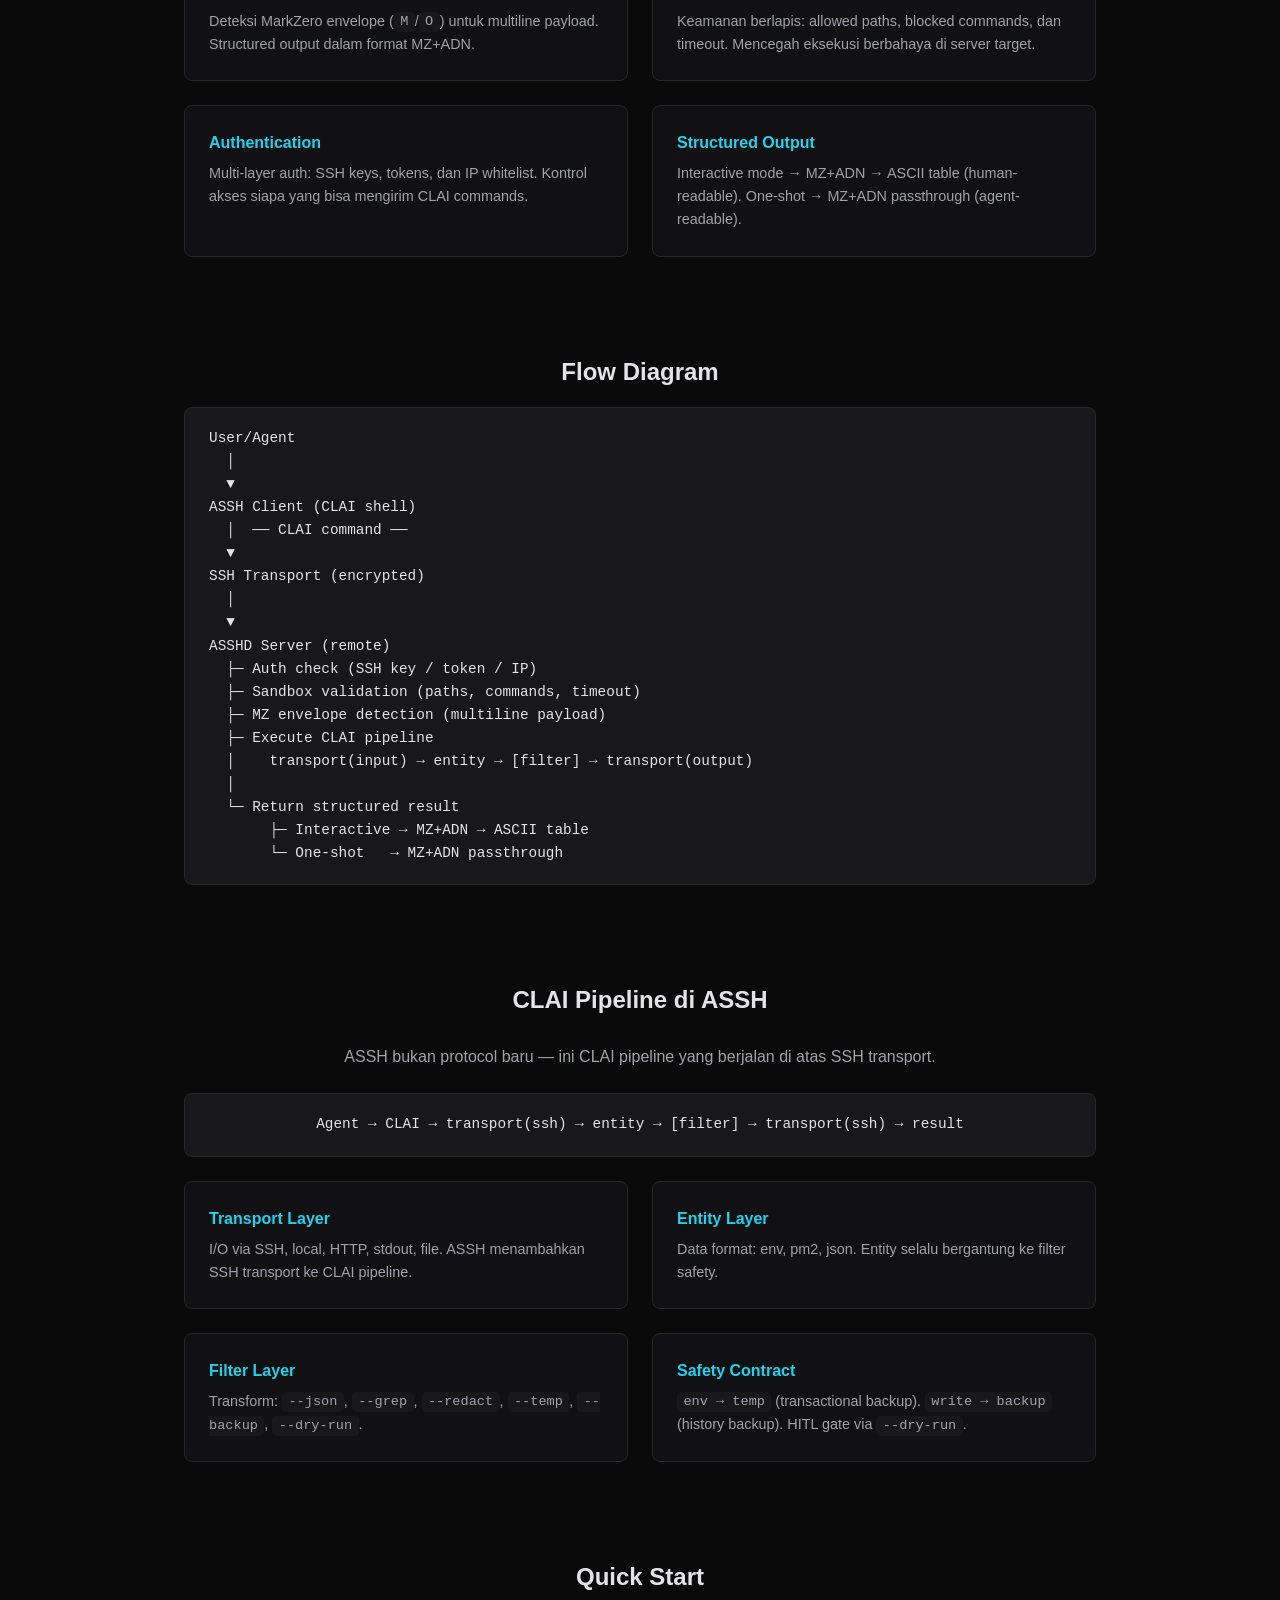
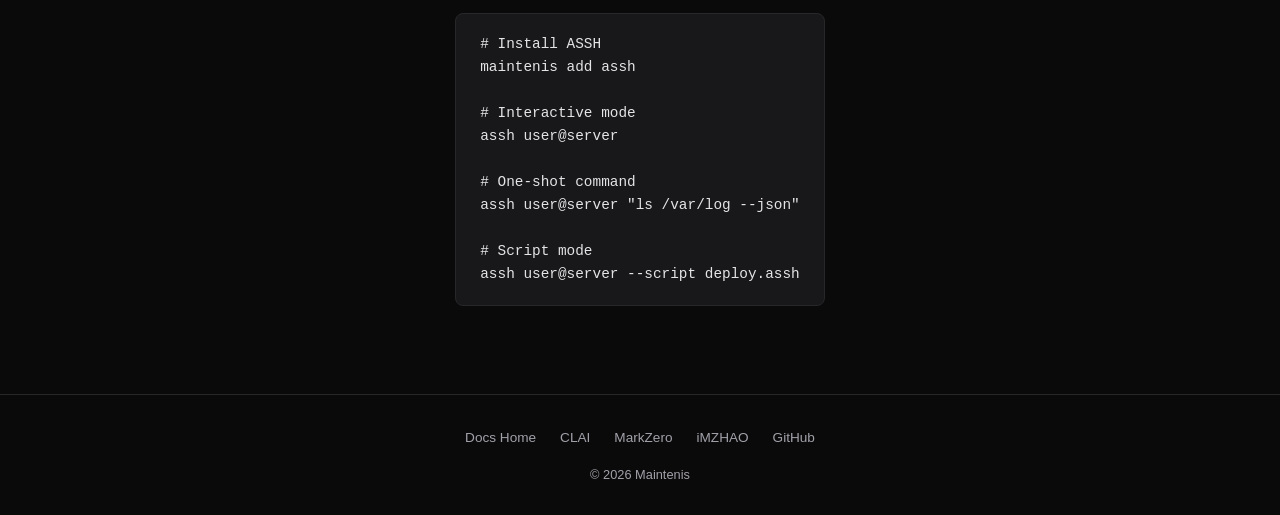
<file: docs/assh.html>
<!DOCTYPE html>
<html lang="en">
<head>
    <meta charset="UTF-8">
    <meta name="viewport" content="width=device-width, initial-scale=1.0">
    <title>ASSH — Agent Secure Shell | Maintenis</title>
    <meta name="description" content="ASSH (Agent Secure Shell) = CLAI shell over SSH. Interactive, one-shot, dan script mode. ASSHD server dengan MZ envelope detection, sandbox, dan auth.">
    <meta name="keywords" content="ASSH, ASSHD, Agent Secure Shell, CLAI, SSH, agent, shell, Maintenis">
    <link rel="stylesheet" href="../assets/style.css">
    <link rel="icon" href="../assets/logo.svg" type="image/svg+xml">
</head>
<body>
    <header>
        <div class="container">
            <a href="/" class="logo">
                <img src="../assets/logo.svg" alt="Maintenis" width="32" height="32">
                <span>Maintenis</span>
            </a>
            <nav>
                <a href="/">Home</a>
                <a href="/docs">Docs</a>
                <a href="/blog">Blog</a>
                <a href="https://github.com/yus-ham/maintenis">GitHub</a>
            </nav>
        </div>
    </header>

    <main>
        <section class="hero">
            <div class="container">
                <h1>ASSH</h1>
                <p class="subtitle">Agent Secure Shell</p>
                <p class="description">
                    CLAI shell over SSH. Bukan protocol baru &mdash; CLAI pipeline + SSH transport + interactive shell.
                    <strong>Tanpa prefix, langsung CLAI commands.</strong>
                </p>
            </div>
        </section>

        <section class="features">
            <div class="container">
                <h2 style="font-size:1.5rem;margin-bottom:1.5rem;text-align:center;">Arsitektur</h2>
                <pre style="background:var(--code-bg);border:1px solid var(--border);border-radius:8px;padding:1.2rem 1.5rem;font-size:0.9rem;overflow-x:auto;text-align:center;margin-bottom:2rem;">ASSH Client (CLAI shell) ──SSH──▶ ASSHD Server (target machine)
     │                                    │
     ├─ interactive mode                   ├─ Receive CLAI commands
     ├─ one-shot mode                      ├─ Execute CLAI pipeline
     └─ script mode                        ├─ MZ envelope detection
                                           ├─ Sandbox mode
                                           └─ Auth (keys/tokens/IP)</pre>
                <div class="feature-grid">
                    <div class="feature">
                        <h3>ASSH Client</h3>
                        <p>CLAI shell &mdash; interactive shell dengan CLAI commands, tanpa prefix. Mengirim perintah ke remote server via SSH.</p>
                    </div>
                    <div class="feature">
                        <h3>ASSHD Server</h3>
                        <p>Daemon di target server yang menerima CLAI commands, mengeksekusi pipeline, dan mengembalikan structured result (MZ+ADN).</p>
                    </div>
                </div>
            </div>
        </section>

        <section class="features">
            <div class="container">
                <h2 style="font-size:1.5rem;margin-bottom:1.5rem;text-align:center;">3 Mode Operasi</h2>
                <div class="feature-grid" style="grid-template-columns:repeat(3,1fr);">
                    <div class="feature">
                        <h3>Interactive</h3>
                        <p>Shell interaktif &mdash; ketik CLAI commands langsung, dapat output real-time. Cocok untuk eksplorasi dan debugging.</p>
                        <pre style="background:var(--code-bg);border:1px solid var(--border);border-radius:6px;padding:0.8rem;font-size:0.8rem;margin-top:0.8rem;overflow-x:auto;"><code>$ assh user@server
ASSH&gt; ls /var/log
ASSH&gt; cat app.log --grep error
ASSH&gt; exit</code></pre>
                    </div>
                    <div class="feature">
                        <h3>One-Shot</h3>
                        <p>Jalankan satu CLAI command dan langsung dapat result. Output MZ+ADN passthrough &mdash; agent-readable.</p>
                        <pre style="background:var(--code-bg);border:1px solid var(--border);border-radius:6px;padding:0.8rem;font-size:0.8rem;margin-top:0.8rem;overflow-x:auto;"><code>$ assh user@server \
    "ls /var/log --json"</code></pre>
                    </div>
                    <div class="feature">
                        <h3>Script</h3>
                        <p>Jalankan file script berisi multiple CLAI commands. Cocok untuk automation dan batch operations.</p>
                        <pre style="background:var(--code-bg);border:1px solid var(--border);border-radius:6px;padding:0.8rem;font-size:0.8rem;margin-top:0.8rem;overflow-x:auto;"><code>$ assh user@server \
    --script deploy.assh</code></pre>
                    </div>
                </div>
            </div>
        </section>

        <section class="features">
            <div class="container">
                <h2 style="font-size:1.5rem;margin-bottom:1.5rem;text-align:center;">ASSHD Server Features</h2>
                <div class="feature-grid">
                    <div class="feature">
                        <h3>MZ Envelope Detection</h3>
                        <p>Deteksi MarkZero envelope (<code>М</code>/<code>О</code>) untuk multiline payload. Structured output dalam format MZ+ADN.</p>
                    </div>
                    <div class="feature">
                        <h3>Sandbox Mode</h3>
                        <p>Keamanan berlapis: allowed paths, blocked commands, dan timeout. Mencegah eksekusi berbahaya di server target.</p>
                    </div>
                    <div class="feature">
                        <h3>Authentication</h3>
                        <p>Multi-layer auth: SSH keys, tokens, dan IP whitelist. Kontrol akses siapa yang bisa mengirim CLAI commands.</p>
                    </div>
                    <div class="feature">
                        <h3>Structured Output</h3>
                        <p>Interactive mode &rarr; MZ+ADN &rarr; ASCII table (human-readable). One-shot &rarr; MZ+ADN passthrough (agent-readable).</p>
                    </div>
                </div>
            </div>
        </section>

        <section class="quickstart">
            <div class="container">
                <h2>Flow Diagram</h2>
                <pre style="text-align:left;display:block;"><code>User/Agent
  │
  ▼
ASSH Client (CLAI shell)
  │  ── CLAI command ──
  ▼
SSH Transport (encrypted)
  │
  ▼
ASSHD Server (remote)
  ├─ Auth check (SSH key / token / IP)
  ├─ Sandbox validation (paths, commands, timeout)
  ├─ MZ envelope detection (multiline payload)
  ├─ Execute CLAI pipeline
  │    transport(input) → entity → [filter] → transport(output)
  │
  └─ Return structured result
       ├─ Interactive → MZ+ADN → ASCII table
       └─ One-shot   → MZ+ADN passthrough</code></pre>
            </div>
        </section>

        <section class="features">
            <div class="container">
                <h2 style="font-size:1.5rem;margin-bottom:1.5rem;text-align:center;">CLAI Pipeline di ASSH</h2>
                <p style="color:var(--muted);text-align:center;margin-bottom:1.5rem;">
                    ASSH bukan protocol baru &mdash; ini CLAI pipeline yang berjalan di atas SSH transport.
                </p>
                <pre style="background:var(--code-bg);border:1px solid var(--border);border-radius:8px;padding:1.2rem 1.5rem;font-size:0.9rem;overflow-x:auto;text-align:center;">Agent → CLAI → transport(ssh) → entity → [filter] → transport(ssh) → result</pre>
                <div class="feature-grid" style="margin-top:1.5rem;">
                    <div class="feature">
                        <h3>Transport Layer</h3>
                        <p>I/O via SSH, local, HTTP, stdout, file. ASSH menambahkan SSH transport ke CLAI pipeline.</p>
                    </div>
                    <div class="feature">
                        <h3>Entity Layer</h3>
                        <p>Data format: env, pm2, json. Entity selalu bergantung ke filter safety.</p>
                    </div>
                    <div class="feature">
                        <h3>Filter Layer</h3>
                        <p>Transform: <code>--json</code>, <code>--grep</code>, <code>--redact</code>, <code>--temp</code>, <code>--backup</code>, <code>--dry-run</code>.</p>
                    </div>
                    <div class="feature">
                        <h3>Safety Contract</h3>
                        <p><code>env → temp</code> (transactional backup). <code>write → backup</code> (history backup). HITL gate via <code>--dry-run</code>.</p>
                    </div>
                </div>
            </div>
        </section>

        <section class="quickstart">
            <div class="container">
                <h2>Quick Start</h2>
                <pre><code># Install ASSH
maintenis add assh

# Interactive mode
assh user@server

# One-shot command
assh user@server "ls /var/log --json"

# Script mode
assh user@server --script deploy.assh</code></pre>
            </div>
        </section>
    </main>

    <footer>
        <div class="container">
            <div class="links">
                <a href="/docs">Docs Home</a>
                <a href="/docs/clai.html">CLAI</a>
                <a href="/docs/markzero.html">MarkZero</a>
                <a href="/docs/imzhao.html">iMZHAO</a>
                <a href="https://github.com/yus-ham/maintenis">GitHub</a>
            </div>
            <p>&copy; 2026 Maintenis</p>
        </div>
    </footer>
</body>
</html>
</file>
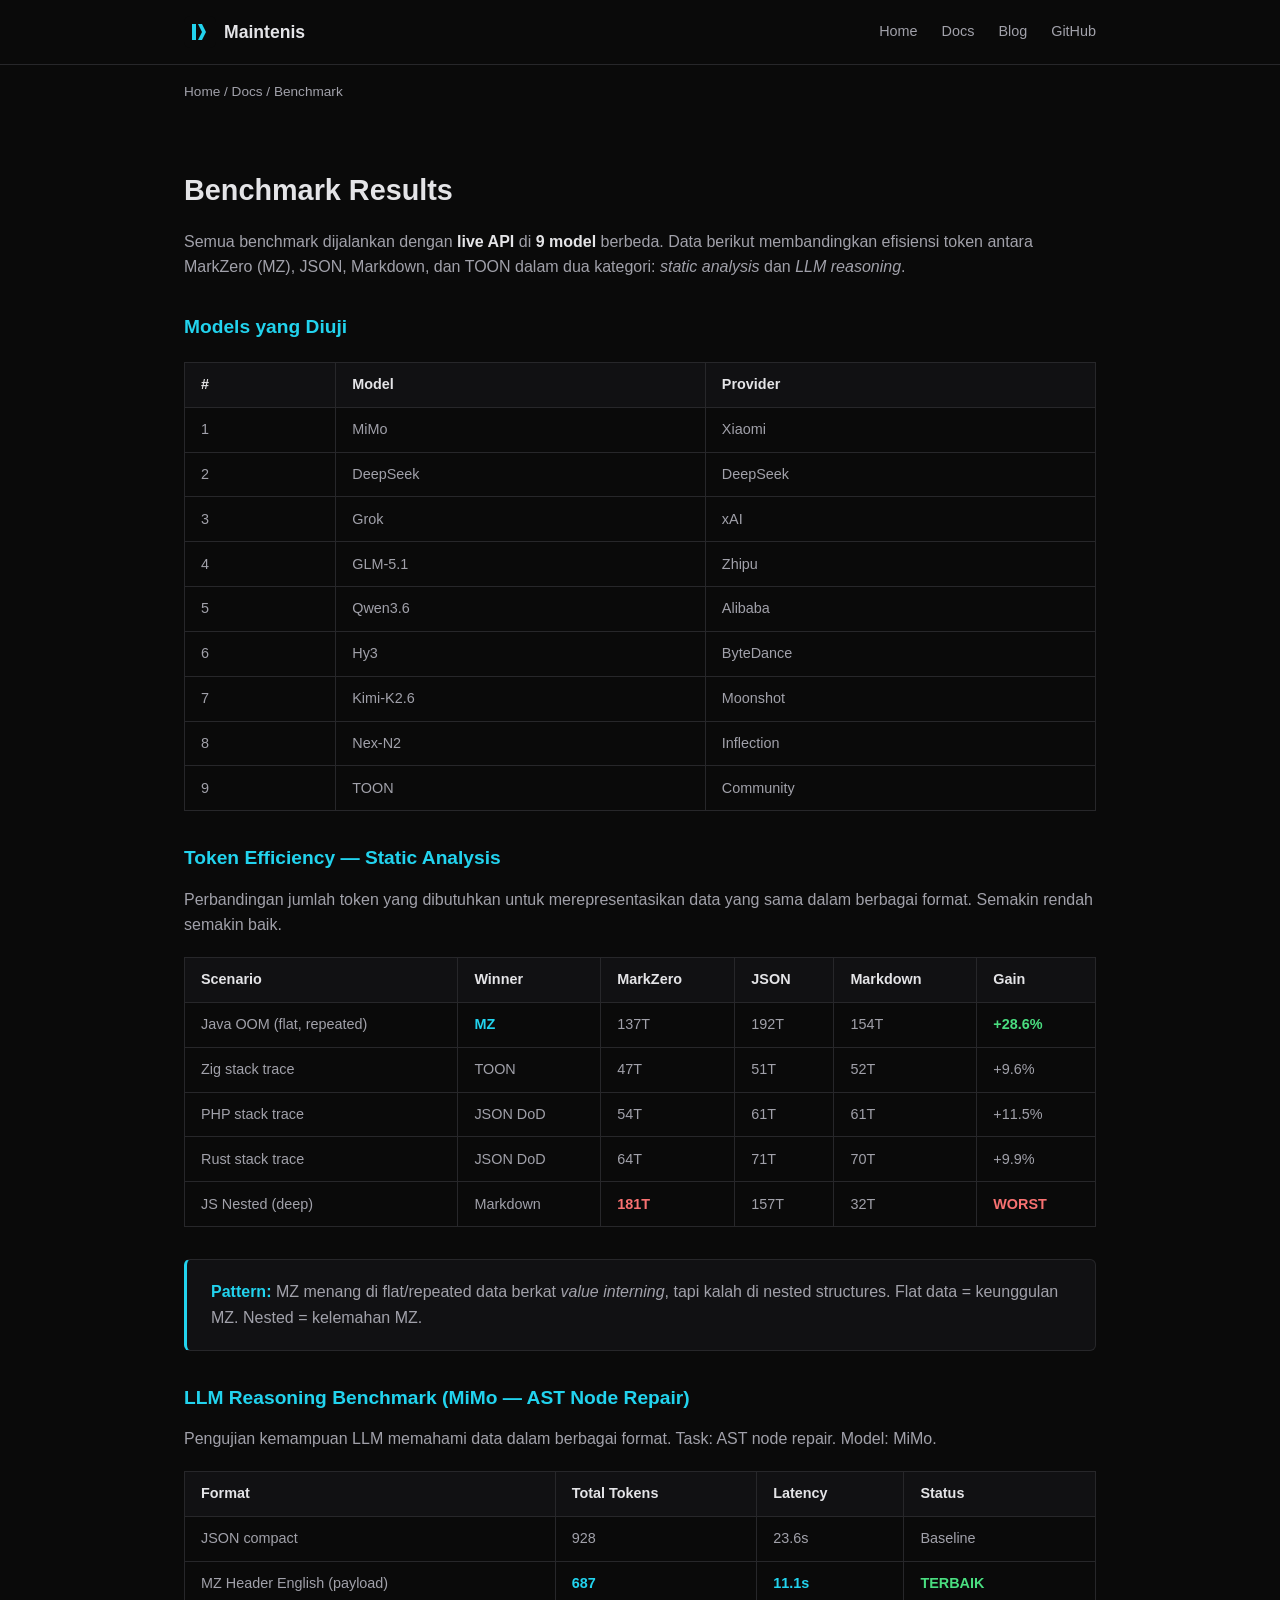
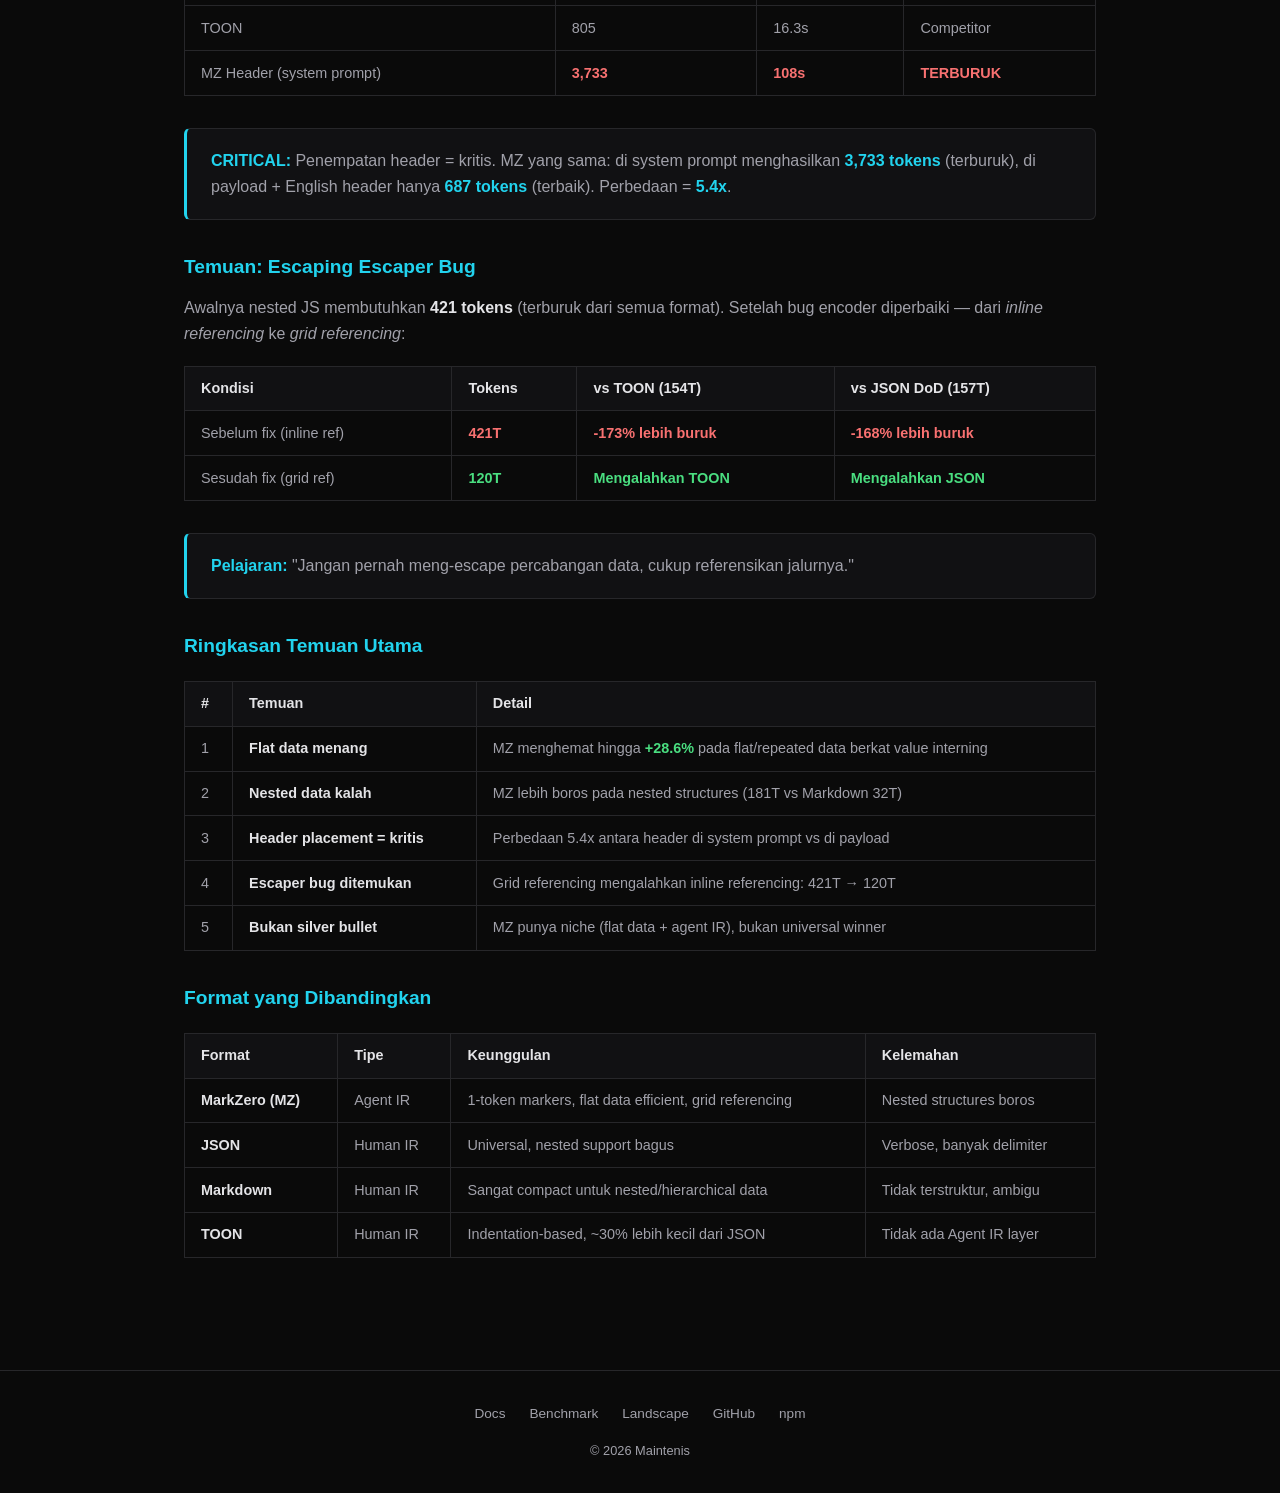
<file: docs/benchmark.html>
<!DOCTYPE html>
<html lang="en">
<head>
    <meta charset="UTF-8">
    <meta name="viewport" content="width=device-width, initial-scale=1.0">
    <title>Benchmark — Maintenis Docs</title>
    <meta name="description" content="Benchmark results: MarkZero vs JSON vs Markdown vs TOON. Token efficiency tested on 9 LLM models with live API.">
    <meta name="keywords" content="benchmark, token efficiency, MarkZero, JSON, Markdown, TOON, ADN, LLM, AI agents">
    <link rel="stylesheet" href="../assets/style.css">
    <link rel="icon" href="../assets/logo.svg" type="image/svg+xml">
    <style>
        .doc-section { padding: 3rem 0; }
        .doc-section h2 { font-size: 1.8rem; margin-bottom: 1rem; color: var(--fg); }
        .doc-section h3 { font-size: 1.2rem; margin: 2rem 0 0.8rem; color: var(--accent); }
        .doc-section p { color: var(--muted); margin-bottom: 1rem; font-size: 1rem; }
        .doc-section strong { color: var(--fg); }
        table { width: 100%; border-collapse: collapse; margin: 1.2rem 0 2rem; font-size: 0.9rem; }
        th, td { padding: 0.65rem 1rem; text-align: left; border: 1px solid var(--border); }
        th { background: var(--card-bg); color: var(--fg); font-weight: 600; }
        td { color: var(--muted); }
        tr:hover td { color: var(--fg); }
        .highlight { color: var(--accent); font-weight: 700; }
        .bad { color: #f87171; font-weight: 600; }
        .good { color: #4ade80; font-weight: 600; }
        .callout { background: var(--card-bg); border: 1px solid var(--border); border-left: 3px solid var(--accent); border-radius: 6px; padding: 1.2rem 1.5rem; margin: 1.5rem 0; }
        .callout p { margin: 0; }
        .callout strong { color: var(--accent); }
        code { background: var(--code-bg); padding: 0.15rem 0.4rem; border-radius: 4px; font-size: 0.85rem; }
        .breadcrumb { padding: 1rem 0; font-size: 0.85rem; color: var(--muted); }
        .breadcrumb a { color: var(--muted); text-decoration: none; }
        .breadcrumb a:hover { color: var(--fg); }
        @media (max-width: 640px) {
            table { font-size: 0.8rem; }
            th, td { padding: 0.45rem 0.6rem; }
        }
    </style>
</head>
<body>
    <header>
        <div class="container">
            <a href="/" class="logo">
                <img src="../assets/logo.svg" alt="Maintenis" width="32" height="32">
                <span>Maintenis</span>
            </a>
            <nav>
                <a href="/">Home</a>
                <a href="/docs">Docs</a>
                <a href="/blog">Blog</a>
                <a href="https://github.com/yus-ham/maintenis">GitHub</a>
            </nav>
        </div>
    </header>

    <main>
        <div class="container">
            <div class="breadcrumb">
                <a href="/">Home</a> / <a href="/docs">Docs</a> / Benchmark
            </div>

            <section class="doc-section">
                <h2>Benchmark Results</h2>
                <p>
                    Semua benchmark dijalankan dengan <strong>live API</strong> di <strong>9 model</strong> berbeda.
                    Data berikut membandingkan efisiensi token antara MarkZero (MZ), JSON, Markdown, dan TOON
                    dalam dua kategori: <em>static analysis</em> dan <em>LLM reasoning</em>.
                </p>

                <!-- 9 Models Tested -->
                <h3>Models yang Diuji</h3>
                <table>
                    <thead>
                        <tr>
                            <th>#</th>
                            <th>Model</th>
                            <th>Provider</th>
                        </tr>
                    </thead>
                    <tbody>
                        <tr><td>1</td><td>MiMo</td><td>Xiaomi</td></tr>
                        <tr><td>2</td><td>DeepSeek</td><td>DeepSeek</td></tr>
                        <tr><td>3</td><td>Grok</td><td>xAI</td></tr>
                        <tr><td>4</td><td>GLM-5.1</td><td>Zhipu</td></tr>
                        <tr><td>5</td><td>Qwen3.6</td><td>Alibaba</td></tr>
                        <tr><td>6</td><td>Hy3</td><td>ByteDance</td></tr>
                        <tr><td>7</td><td>Kimi-K2.6</td><td>Moonshot</td></tr>
                        <tr><td>8</td><td>Nex-N2</td><td>Inflection</td></tr>
                        <tr><td>9</td><td>TOON</td><td>Community</td></tr>
                    </tbody>
                </table>

                <!-- Static Analysis -->
                <h3>Token Efficiency — Static Analysis</h3>
                <p>
                    Perbandingan jumlah token yang dibutuhkan untuk merepresentasikan data yang sama
                    dalam berbagai format. Semakin rendah semakin baik.
                </p>
                <table>
                    <thead>
                        <tr>
                            <th>Scenario</th>
                            <th>Winner</th>
                            <th>MarkZero</th>
                            <th>JSON</th>
                            <th>Markdown</th>
                            <th>Gain</th>
                        </tr>
                    </thead>
                    <tbody>
                        <tr>
                            <td>Java OOM (flat, repeated)</td>
                            <td><span class="highlight">MZ</span></td>
                            <td>137T</td>
                            <td>192T</td>
                            <td>154T</td>
                            <td><span class="good">+28.6%</span></td>
                        </tr>
                        <tr>
                            <td>Zig stack trace</td>
                            <td>TOON</td>
                            <td>47T</td>
                            <td>51T</td>
                            <td>52T</td>
                            <td>+9.6%</td>
                        </tr>
                        <tr>
                            <td>PHP stack trace</td>
                            <td>JSON DoD</td>
                            <td>54T</td>
                            <td>61T</td>
                            <td>61T</td>
                            <td>+11.5%</td>
                        </tr>
                        <tr>
                            <td>Rust stack trace</td>
                            <td>JSON DoD</td>
                            <td>64T</td>
                            <td>71T</td>
                            <td>70T</td>
                            <td>+9.9%</td>
                        </tr>
                        <tr>
                            <td>JS Nested (deep)</td>
                            <td>Markdown</td>
                            <td><span class="bad">181T</span></td>
                            <td>157T</td>
                            <td>32T</td>
                            <td><span class="bad">WORST</span></td>
                        </tr>
                    </tbody>
                </table>

                <div class="callout">
                    <p>
                        <strong>Pattern:</strong> MZ menang di flat/repeated data berkat <em>value interning</em>,
                        tapi kalah di nested structures. Flat data = keunggulan MZ. Nested = kelemahan MZ.
                    </p>
                </div>

                <!-- LLM Reasoning -->
                <h3>LLM Reasoning Benchmark (MiMo — AST Node Repair)</h3>
                <p>
                    Pengujian kemampuan LLM memahami data dalam berbagai format.
                    Task: AST node repair. Model: MiMo.
                </p>
                <table>
                    <thead>
                        <tr>
                            <th>Format</th>
                            <th>Total Tokens</th>
                            <th>Latency</th>
                            <th>Status</th>
                        </tr>
                    </thead>
                    <tbody>
                        <tr>
                            <td>JSON compact</td>
                            <td>928</td>
                            <td>23.6s</td>
                            <td>Baseline</td>
                        </tr>
                        <tr>
                            <td>MZ Header English (payload)</td>
                            <td><span class="highlight">687</span></td>
                            <td><span class="highlight">11.1s</span></td>
                            <td><span class="good">TERBAIK</span></td>
                        </tr>
                        <tr>
                            <td>TOON</td>
                            <td>805</td>
                            <td>16.3s</td>
                            <td>Competitor</td>
                        </tr>
                        <tr>
                            <td>MZ Header (system prompt)</td>
                            <td><span class="bad">3,733</span></td>
                            <td><span class="bad">108s</span></td>
                            <td><span class="bad">TERBURUK</span></td>
                        </tr>
                    </tbody>
                </table>

                <div class="callout">
                    <p>
                        <strong>CRITICAL:</strong> Penempatan header = kritis. MZ yang sama:
                        di system prompt menghasilkan <strong>3,733 tokens</strong> (terburuk),
                        di payload + English header hanya <strong>687 tokens</strong> (terbaik).
                        Perbedaan = <strong>5.4x</strong>.
                    </p>
                </div>

                <!-- Escaper Bug Discovery -->
                <h3>Temuan: Escaping Escaper Bug</h3>
                <p>
                    Awalnya nested JS membutuhkan <strong>421 tokens</strong> (terburuk dari semua format).
                    Setelah bug encoder diperbaiki — dari <em>inline referencing</em> ke <em>grid referencing</em>:
                </p>
                <table>
                    <thead>
                        <tr>
                            <th>Kondisi</th>
                            <th>Tokens</th>
                            <th>vs TOON (154T)</th>
                            <th>vs JSON DoD (157T)</th>
                        </tr>
                    </thead>
                    <tbody>
                        <tr>
                            <td>Sebelum fix (inline ref)</td>
                            <td><span class="bad">421T</span></td>
                            <td><span class="bad">-173% lebih buruk</span></td>
                            <td><span class="bad">-168% lebih buruk</span></td>
                        </tr>
                        <tr>
                            <td>Sesudah fix (grid ref)</td>
                            <td><span class="good">120T</span></td>
                            <td><span class="good">Mengalahkan TOON</span></td>
                            <td><span class="good">Mengalahkan JSON</span></td>
                        </tr>
                    </tbody>
                </table>

                <div class="callout">
                    <p>
                        <strong>Pelajaran:</strong> "Jangan pernah meng-escape percabangan data,
                        cukup referensikan jalurnya."
                    </p>
                </div>

                <!-- Key Findings Summary -->
                <h3>Ringkasan Temuan Utama</h3>
                <table>
                    <thead>
                        <tr>
                            <th>#</th>
                            <th>Temuan</th>
                            <th>Detail</th>
                        </tr>
                    </thead>
                    <tbody>
                        <tr>
                            <td>1</td>
                            <td><strong>Flat data menang</strong></td>
                            <td>MZ menghemat hingga <span class="good">+28.6%</span> pada flat/repeated data berkat value interning</td>
                        </tr>
                        <tr>
                            <td>2</td>
                            <td><strong>Nested data kalah</strong></td>
                            <td>MZ lebih boros pada nested structures (181T vs Markdown 32T)</td>
                        </tr>
                        <tr>
                            <td>3</td>
                            <td><strong>Header placement = kritis</strong></td>
                            <td>Perbedaan 5.4x antara header di system prompt vs di payload</td>
                        </tr>
                        <tr>
                            <td>4</td>
                            <td><strong>Escaper bug ditemukan</strong></td>
                            <td>Grid referencing mengalahkan inline referencing: 421T → 120T</td>
                        </tr>
                        <tr>
                            <td>5</td>
                            <td><strong>Bukan silver bullet</strong></td>
                            <td>MZ punya niche (flat data + agent IR), bukan universal winner</td>
                        </tr>
                    </tbody>
                </table>

                <!-- Formats Compared -->
                <h3>Format yang Dibandingkan</h3>
                <table>
                    <thead>
                        <tr>
                            <th>Format</th>
                            <th>Tipe</th>
                            <th>Keunggulan</th>
                            <th>Kelemahan</th>
                        </tr>
                    </thead>
                    <tbody>
                        <tr>
                            <td><strong>MarkZero (MZ)</strong></td>
                            <td>Agent IR</td>
                            <td>1-token markers, flat data efficient, grid referencing</td>
                            <td>Nested structures boros</td>
                        </tr>
                        <tr>
                            <td><strong>JSON</strong></td>
                            <td>Human IR</td>
                            <td>Universal, nested support bagus</td>
                            <td>Verbose, banyak delimiter</td>
                        </tr>
                        <tr>
                            <td><strong>Markdown</strong></td>
                            <td>Human IR</td>
                            <td>Sangat compact untuk nested/hierarchical data</td>
                            <td>Tidak terstruktur, ambigu</td>
                        </tr>
                        <tr>
                            <td><strong>TOON</strong></td>
                            <td>Human IR</td>
                            <td>Indentation-based, ~30% lebih kecil dari JSON</td>
                            <td>Tidak ada Agent IR layer</td>
                        </tr>
                    </tbody>
                </table>
            </section>
        </div>
    </main>

    <footer>
        <div class="container">
            <div class="links">
                <a href="/docs">Docs</a>
                <a href="/docs/benchmark">Benchmark</a>
                <a href="/docs/landscape">Landscape</a>
                <a href="https://github.com/yus-ham/maintenis">GitHub</a>
                <a href="https://npmjs.com/~ucing">npm</a>
            </div>
            <p>&copy; 2026 Maintenis</p>
        </div>
    </footer>
</body>
</html>
</file>
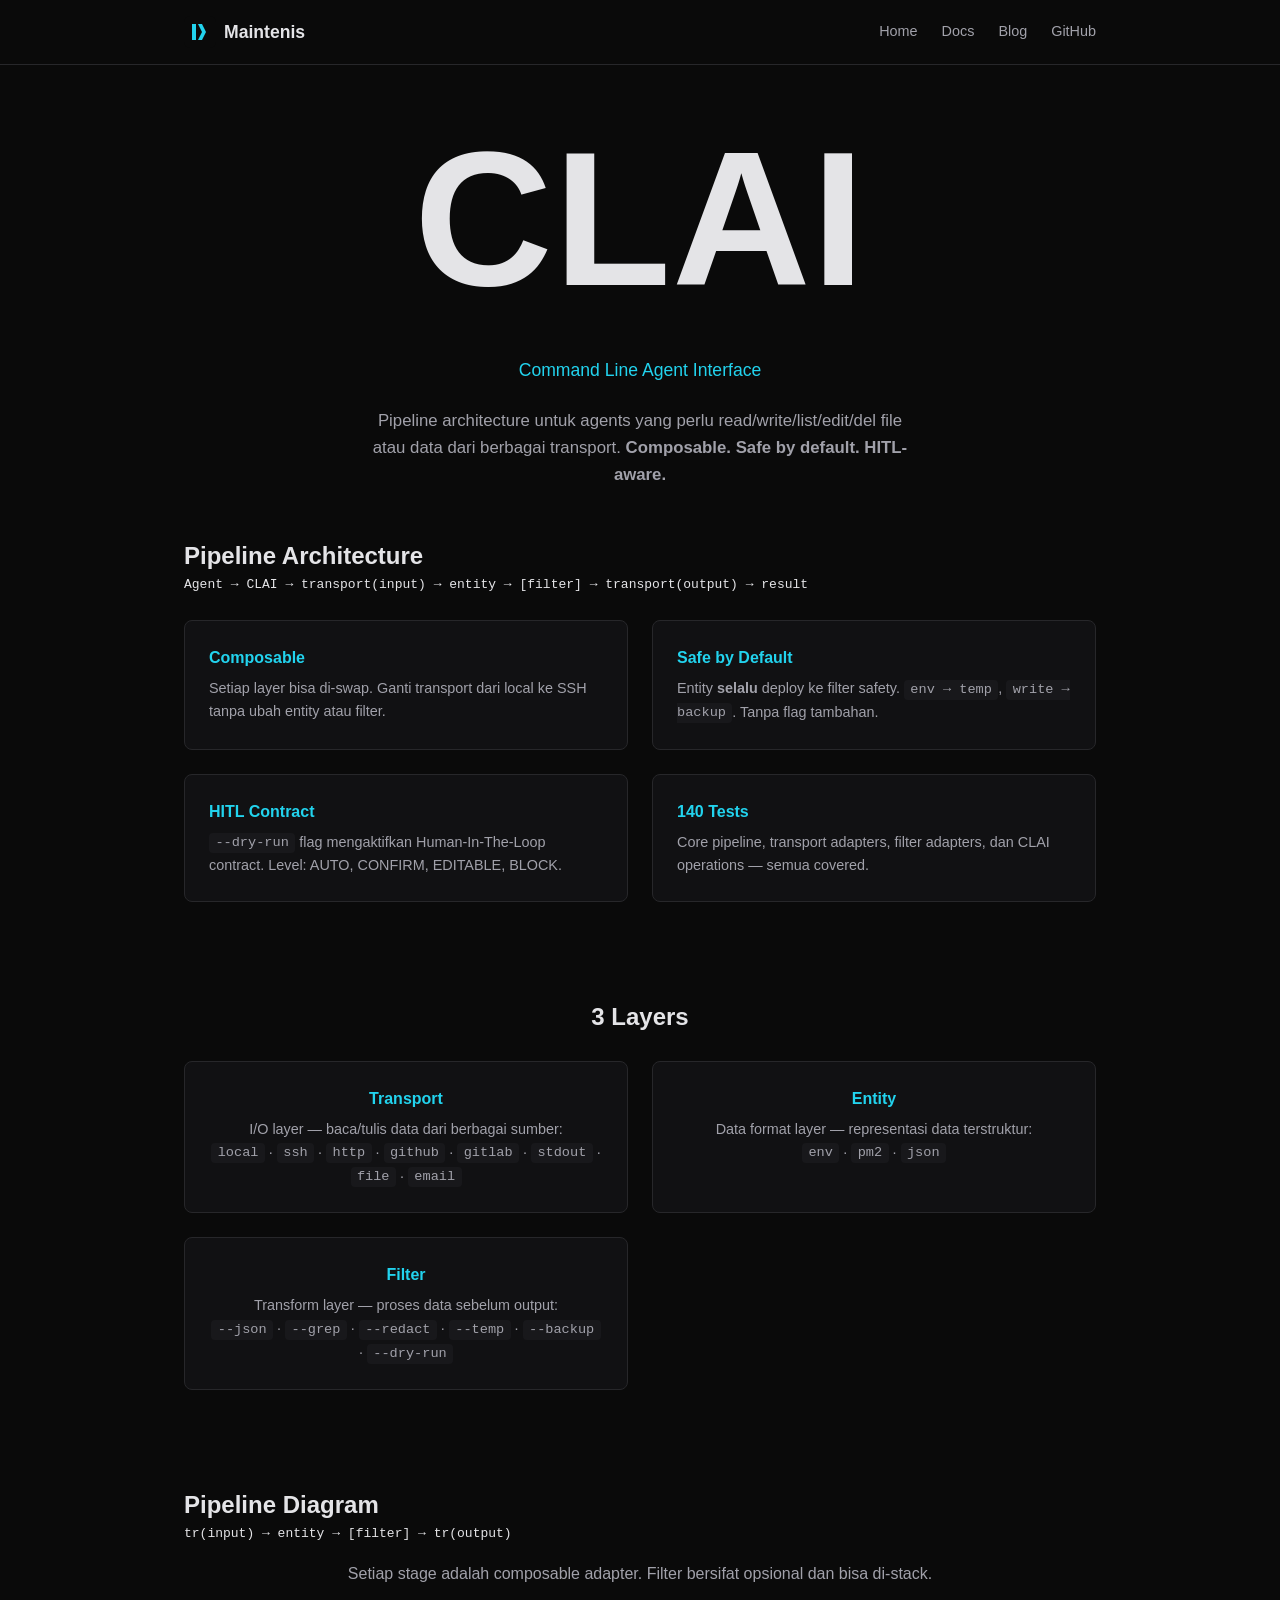
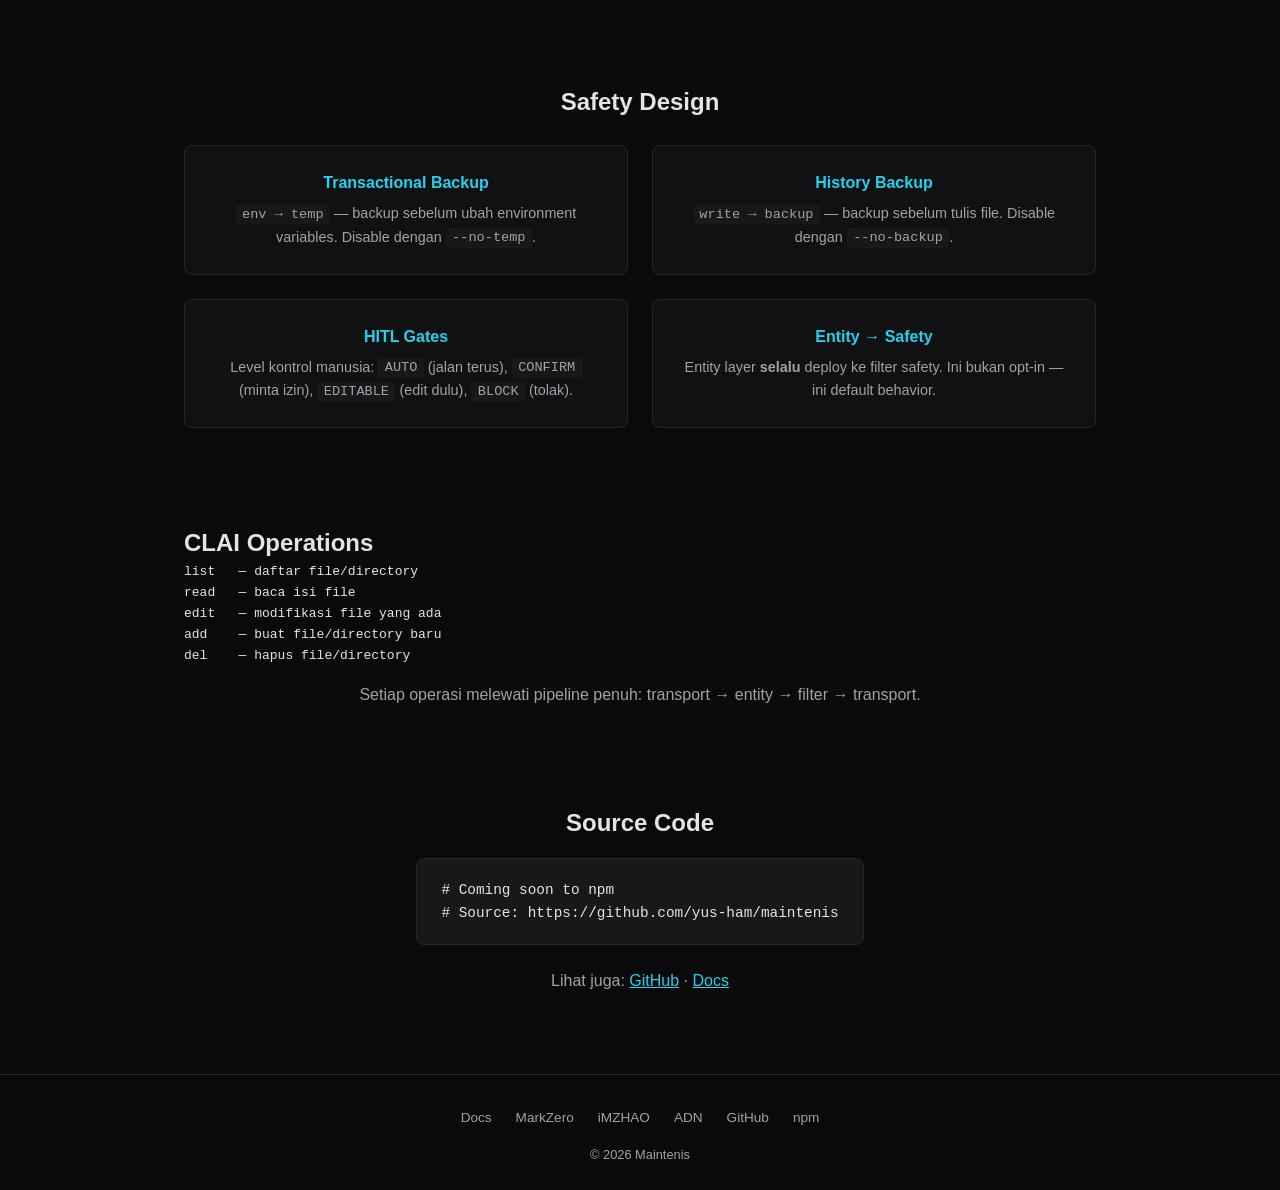
<file: docs/clai.html>
<!DOCTYPE html>
<html lang="en">
<head>
    <meta charset="UTF-8">
    <meta name="viewport" content="width=device-width, initial-scale=1.0">
    <title>CLAI — Command Line Agent Interface | Maintenis Docs</title>
    <meta name="description" content="CLAI (Command Line Agent Interface) — composable pipeline architecture untuk AI agents: transport → entity → filter → transport.">
    <meta name="keywords" content="CLAI, Command Line Agent Interface, pipeline, transport, entity, filter, HITL, agent, Maintenis">
    <link rel="stylesheet" href="../assets/style.css">
    <link rel="icon" href="../assets/logo.svg" type="image/svg+xml">
</head>
<body>
    <header>
        <div class="container">
            <a href="/" class="logo">
                <img src="../assets/logo.svg" alt="Maintenis" width="32" height="32">
                <span>Maintenis</span>
            </a>
            <nav>
                <a href="/">Home</a>
                <a href="/docs">Docs</a>
                <a href="/blog">Blog</a>
                <a href="https://github.com/yus-ham/maintenis">GitHub</a>
            </nav>
        </div>
    </header>

    <main>
        <section class="hero">
            <div class="container">
                <h1>CLAI</h1>
                <p class="subtitle">Command Line Agent Interface</p>
                <p class="description">
                    Pipeline architecture untuk agents yang perlu read/write/list/edit/del file atau data dari berbagai transport.
                    <strong>Composable. Safe by default. HITL-aware.</strong>
                </p>
            </div>
        </section>

        <section class="features">
            <div class="container">
                <h2>Pipeline Architecture</h2>
                <pre><code>Agent → CLAI → transport(input) → entity → [filter] → transport(output) → result</code></pre>
                <div class="feature-grid" style="margin-top: 1.5rem;">
                    <div class="feature">
                        <h3>Composable</h3>
                        <p>Setiap layer bisa di-swap. Ganti transport dari local ke SSH tanpa ubah entity atau filter.</p>
                    </div>
                    <div class="feature">
                        <h3>Safe by Default</h3>
                        <p>Entity <strong>selalu</strong> deploy ke filter safety. <code>env → temp</code>, <code>write → backup</code>. Tanpa flag tambahan.</p>
                    </div>
                    <div class="feature">
                        <h3>HITL Contract</h3>
                        <p><code>--dry-run</code> flag mengaktifkan Human-In-The-Loop contract. Level: AUTO, CONFIRM, EDITABLE, BLOCK.</p>
                    </div>
                    <div class="feature">
                        <h3>140 Tests</h3>
                        <p>Core pipeline, transport adapters, filter adapters, dan CLAI operations — semua covered.</p>
                    </div>
                </div>
            </div>
        </section>

        <section class="quickstart">
            <div class="container">
                <h2>3 Layers</h2>
                <div class="feature-grid" style="margin-top: 1.5rem;">
                    <div class="feature">
                        <h3>Transport</h3>
                        <p>I/O layer — baca/tulis data dari berbagai sumber:</p>
                        <p><code>local</code> · <code>ssh</code> · <code>http</code> · <code>github</code> · <code>gitlab</code> · <code>stdout</code> · <code>file</code> · <code>email</code></p>
                    </div>
                    <div class="feature">
                        <h3>Entity</h3>
                        <p>Data format layer — representasi data terstruktur:</p>
                        <p><code>env</code> · <code>pm2</code> · <code>json</code></p>
                    </div>
                    <div class="feature">
                        <h3>Filter</h3>
                        <p>Transform layer — proses data sebelum output:</p>
                        <p><code>--json</code> · <code>--grep</code> · <code>--redact</code> · <code>--temp</code> · <code>--backup</code> · <code>--dry-run</code></p>
                    </div>
                </div>
            </div>
        </section>

        <section class="features">
            <div class="container">
                <h2>Pipeline Diagram</h2>
                <pre><code>tr(input) → entity → [filter] → tr(output)</code></pre>
                <p style="color: var(--muted); margin-top: 1rem; text-align: center;">
                    Setiap stage adalah composable adapter. Filter bersifat opsional dan bisa di-stack.
                </p>
            </div>
        </section>

        <section class="quickstart">
            <div class="container">
                <h2>Safety Design</h2>
                <div class="feature-grid" style="margin-top: 1.5rem;">
                    <div class="feature">
                        <h3>Transactional Backup</h3>
                        <p><code>env → temp</code> — backup sebelum ubah environment variables. Disable dengan <code>--no-temp</code>.</p>
                    </div>
                    <div class="feature">
                        <h3>History Backup</h3>
                        <p><code>write → backup</code> — backup sebelum tulis file. Disable dengan <code>--no-backup</code>.</p>
                    </div>
                    <div class="feature">
                        <h3>HITL Gates</h3>
                        <p>Level kontrol manusia: <code>AUTO</code> (jalan terus), <code>CONFIRM</code> (minta izin), <code>EDITABLE</code> (edit dulu), <code>BLOCK</code> (tolak).</p>
                    </div>
                    <div class="feature">
                        <h3>Entity → Safety</h3>
                        <p>Entity layer <strong>selalu</strong> deploy ke filter safety. Ini bukan opt-in — ini default behavior.</p>
                    </div>
                </div>
            </div>
        </section>

        <section class="features">
            <div class="container">
                <h2>CLAI Operations</h2>
                <pre><code>list   — daftar file/directory
read   — baca isi file
edit   — modifikasi file yang ada
add    — buat file/directory baru
del    — hapus file/directory</code></pre>
                <p style="color: var(--muted); margin-top: 1rem; text-align: center;">
                    Setiap operasi melewati pipeline penuh: transport → entity → filter → transport.
                </p>
            </div>
        </section>

        <section class="quickstart">
            <div class="container">
                <h2>Source Code</h2>
                <pre><code># Coming soon to npm
# Source: https://github.com/yus-ham/maintenis</code></pre>
                <p style="color: var(--muted); margin-top: 1rem; text-align: center;">
                    Lihat juga: <a href="https://github.com/yus-ham/maintenis" style="color: var(--accent);">GitHub</a> ·
                    <a href="/docs" style="color: var(--accent);">Docs</a>
                </p>
            </div>
        </section>
    </main>

    <footer>
        <div class="container">
            <div class="links">
                <a href="/docs">Docs</a>
                <a href="/docs/markzero.html">MarkZero</a>
                <a href="/docs/imzhao.html">iMZHAO</a>
                <a href="/docs/adn.html">ADN</a>
                <a href="https://github.com/yus-ham/maintenis">GitHub</a>
                <a href="https://npmjs.com/~ucing">npm</a>
            </div>
            <p>&copy; 2026 Maintenis</p>
        </div>
    </footer>
</body>
</html>
</file>
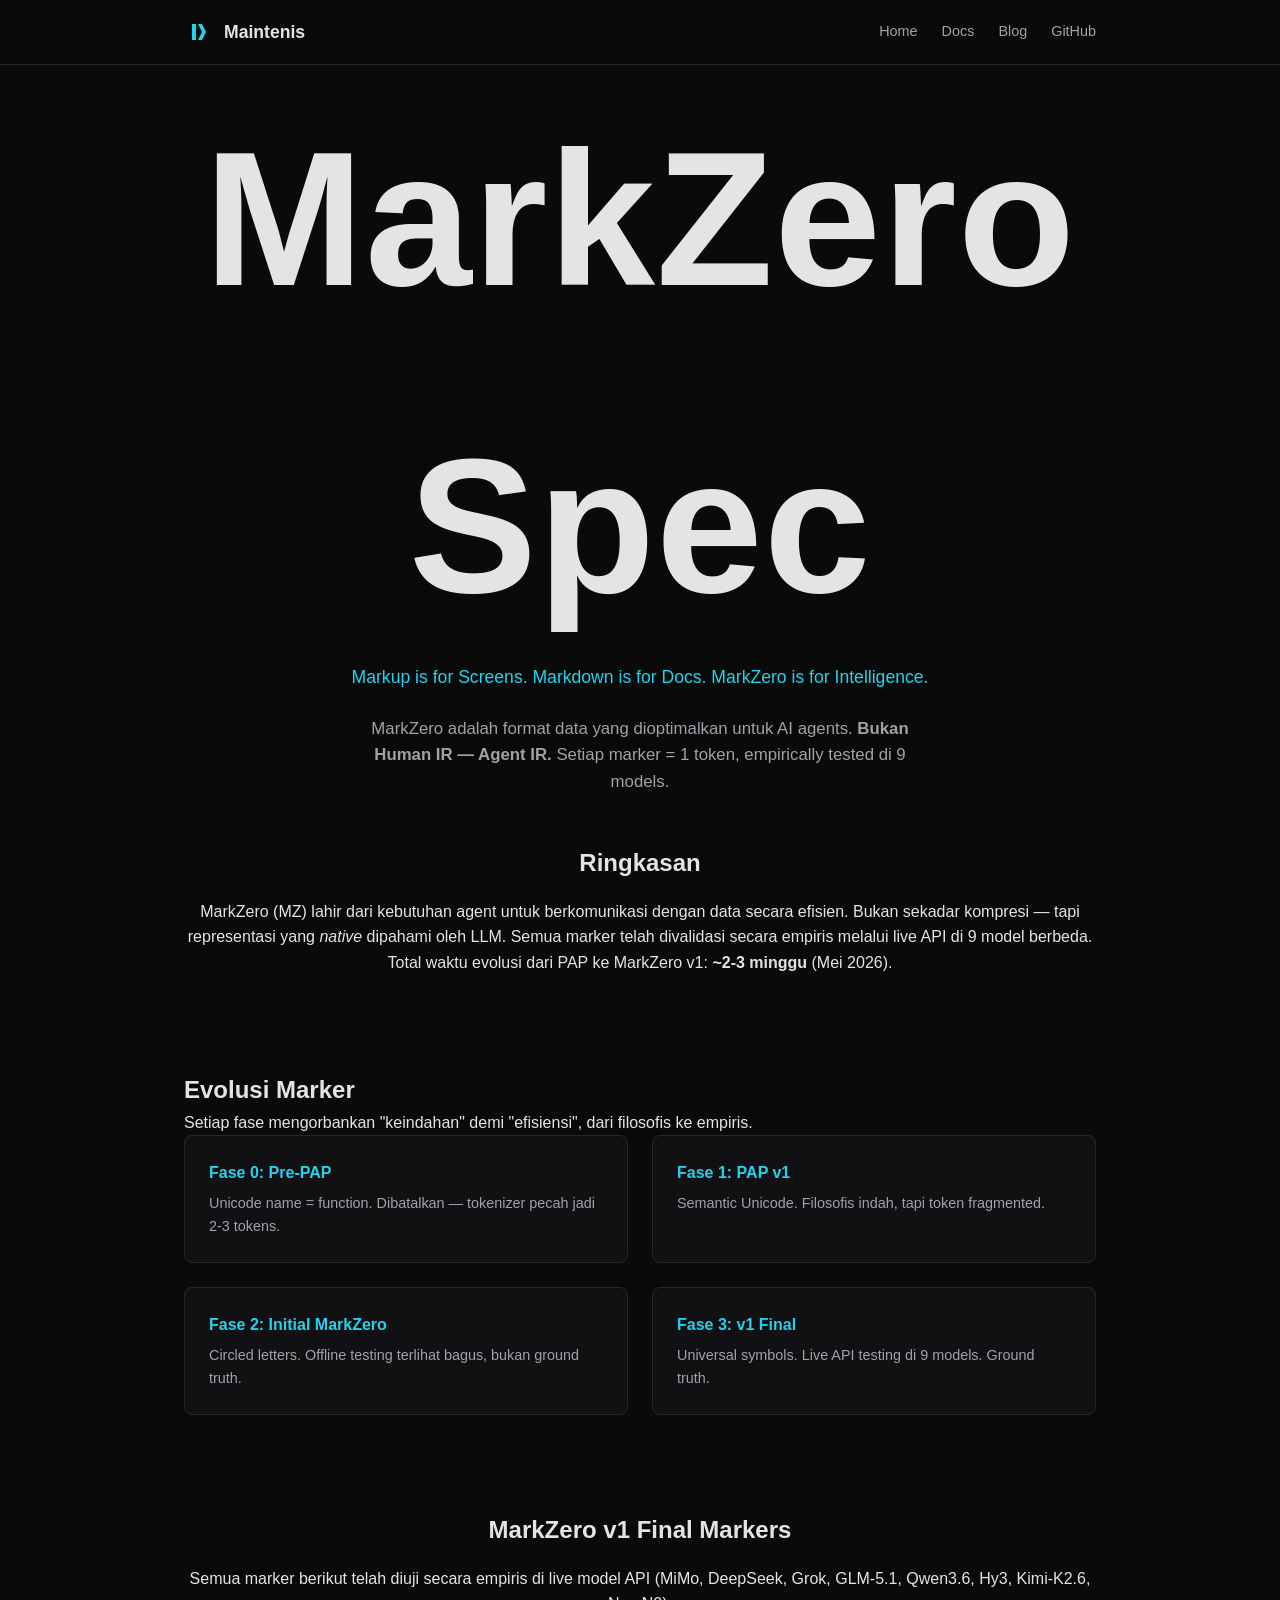
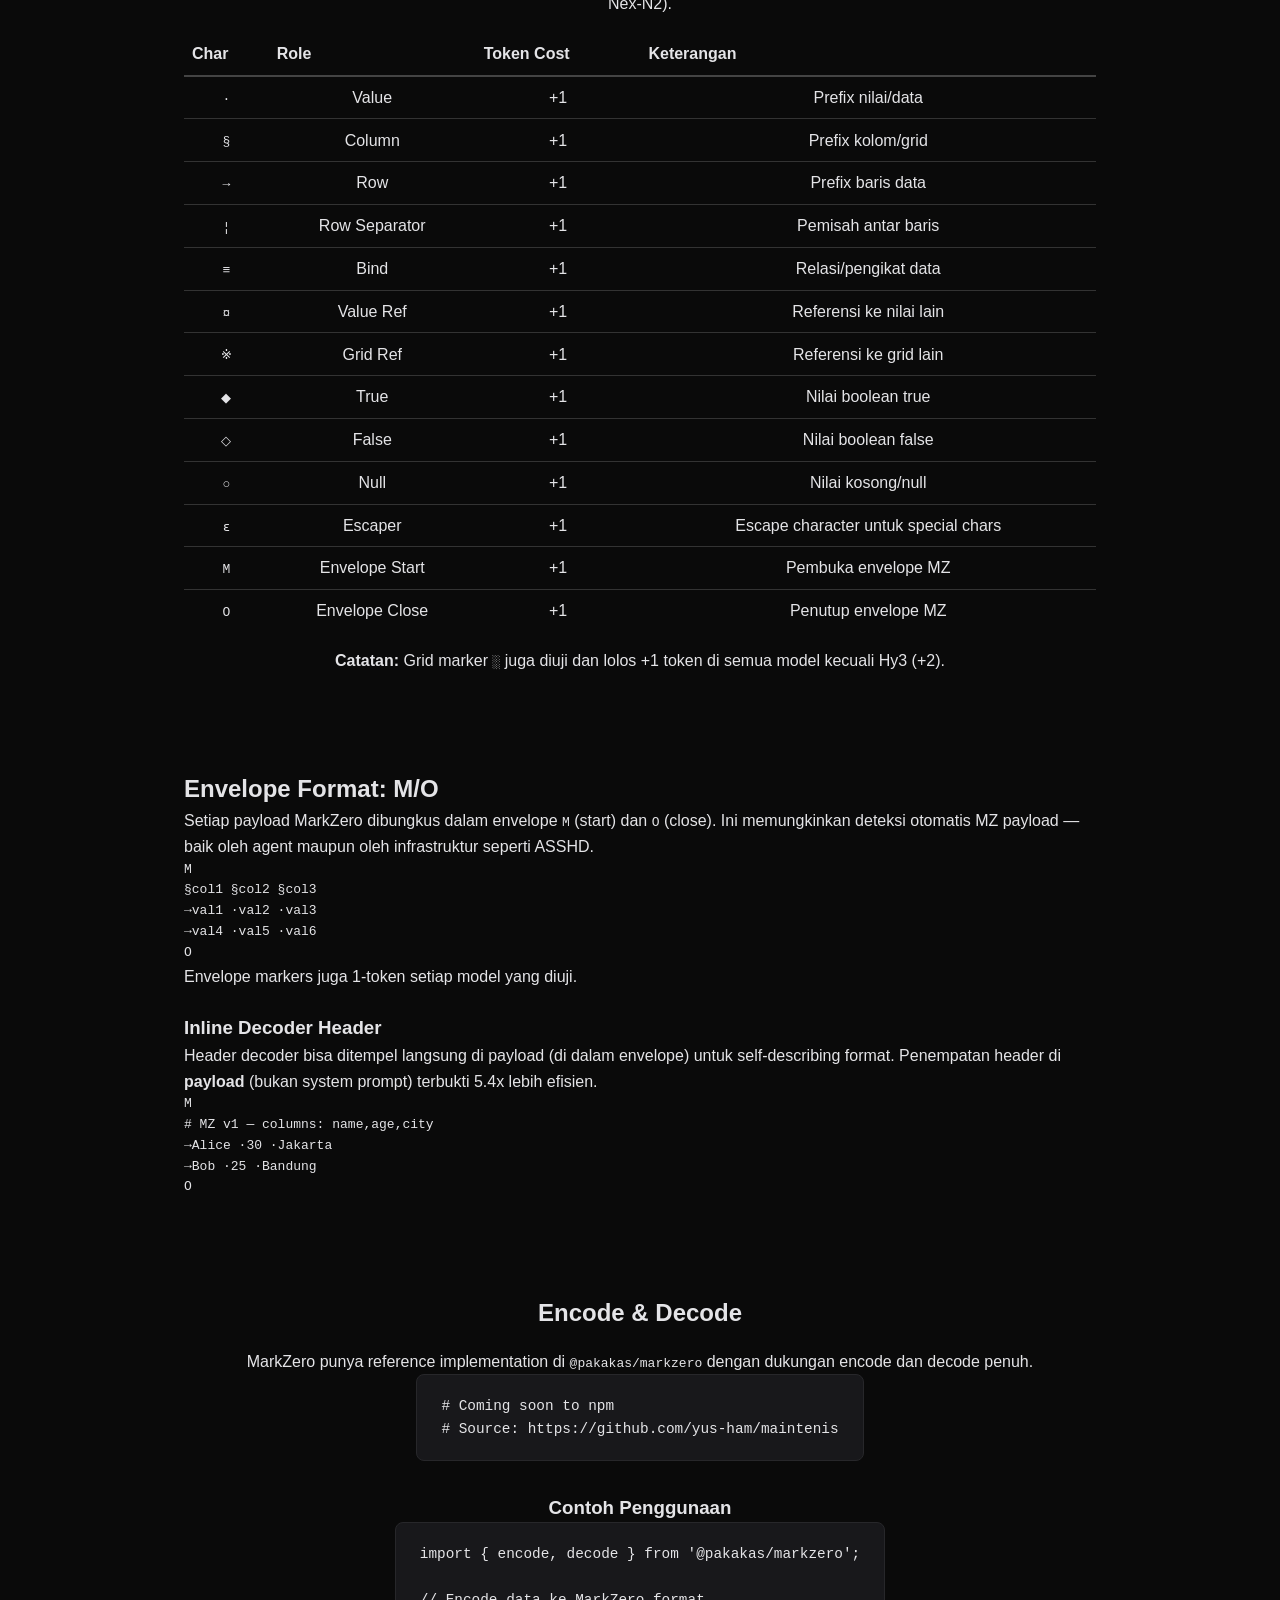
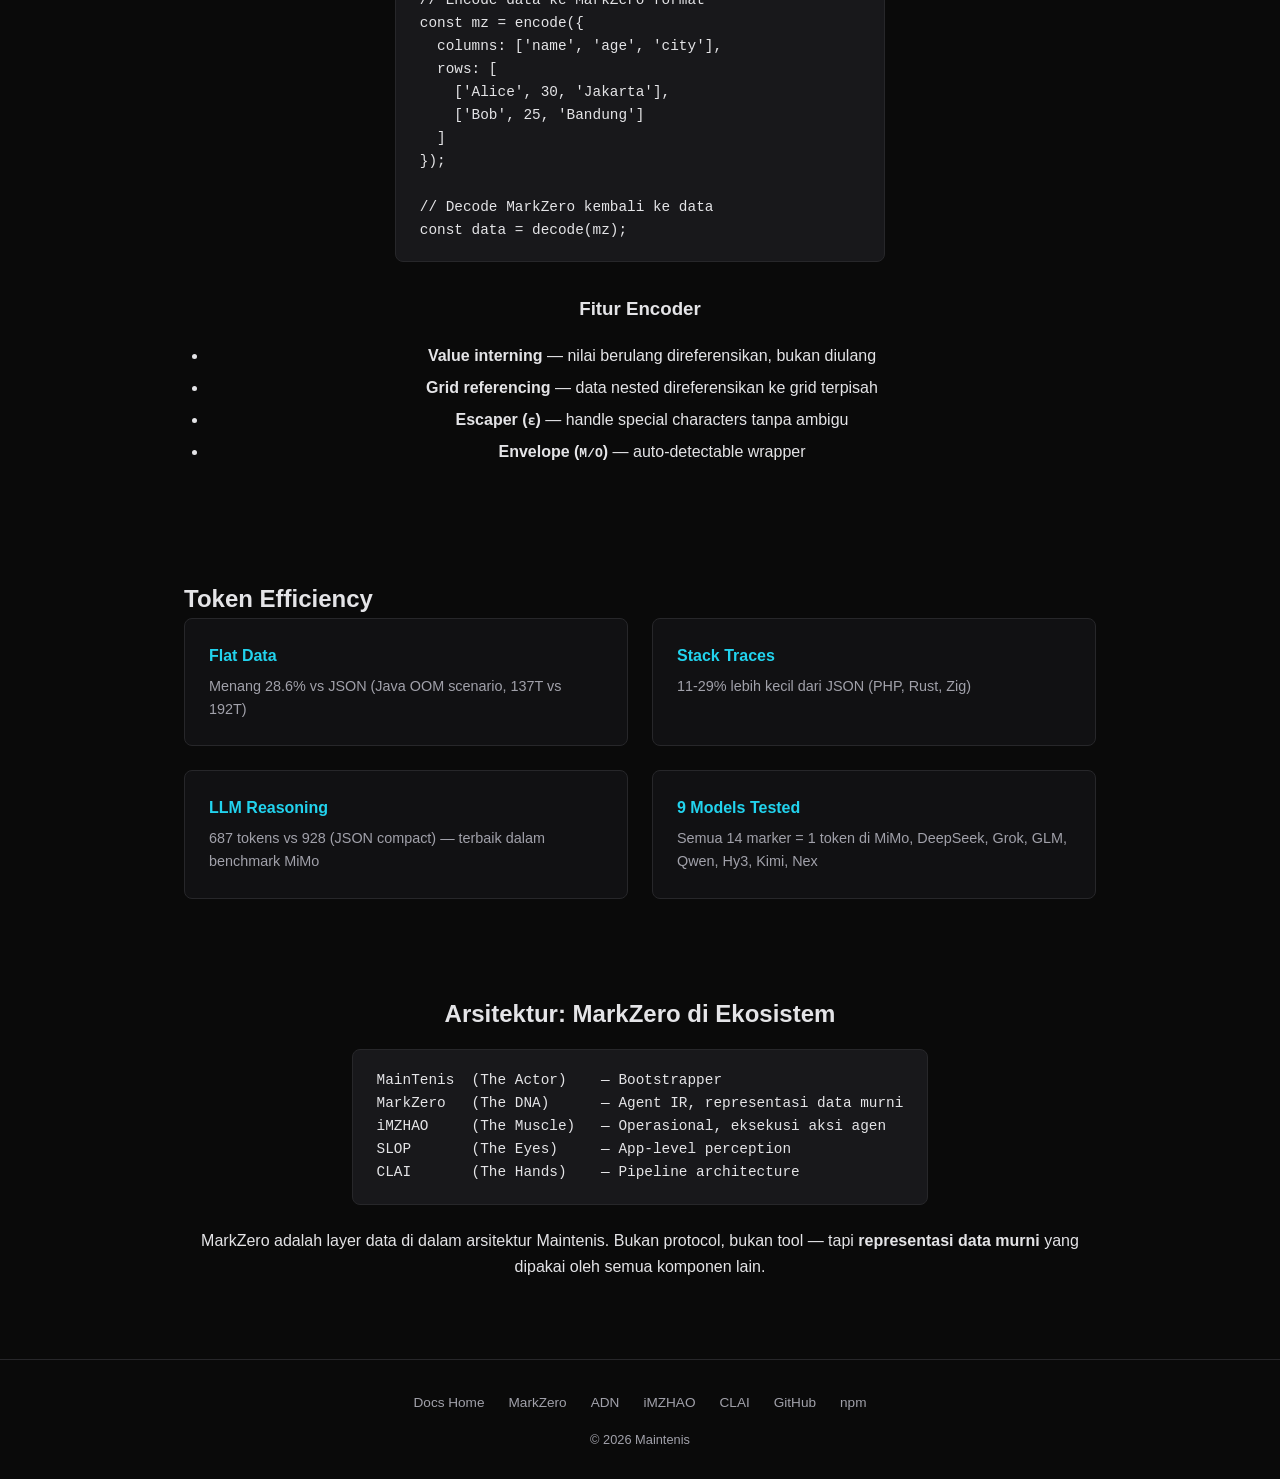
<file: docs/markzero.html>
<!DOCTYPE html>
<html lang="en">
<head>
    <meta charset="UTF-8">
    <meta name="viewport" content="width=device-width, initial-scale=1.0">
    <title>MarkZero Spec — Maintenis Docs</title>
    <meta name="description" content="MarkZero v1 specification — token-efficient data format for AI agents. 1-token markers, empirically tested on 9 models.">
    <meta name="keywords" content="MarkZero, spec, markers, encode, decode, ADN, Agent IR, token efficient">
    <link rel="stylesheet" href="../assets/style.css">
    <link rel="icon" href="../assets/logo.svg" type="image/svg+xml">
</head>
<body>
    <header>
        <div class="container">
            <a href="/" class="logo">
                <img src="../assets/logo.svg" alt="Maintenis" width="32" height="32">
                <span>Maintenis</span>
            </a>
            <nav>
                <a href="/">Home</a>
                <a href="/docs">Docs</a>
                <a href="/blog">Blog</a>
                <a href="https://github.com/yus-ham/maintenis">GitHub</a>
            </nav>
        </div>
    </header>

    <main>
        <section class="hero">
            <div class="container">
                <h1>MarkZero Spec</h1>
                <p class="subtitle">Markup is for Screens. Markdown is for Docs. MarkZero is for Intelligence.</p>
                <p class="description">
                    MarkZero adalah format data yang dioptimalkan untuk AI agents.
                    <strong>Bukan Human IR — Agent IR.</strong> Setiap marker = 1 token, empirically tested di 9 models.
                </p>
            </div>
        </section>

        <section class="quickstart">
            <div class="container">
                <h2>Ringkasan</h2>
                <p>
                    MarkZero (MZ) lahir dari kebutuhan agent untuk berkomunikasi dengan data secara efisien.
                    Bukan sekadar kompresi — tapi representasi yang <em>native</em> dipahami oleh LLM.
                    Semua marker telah divalidasi secara empiris melalui live API di 9 model berbeda.
                </p>
                <p>
                    Total waktu evolusi dari PAP ke MarkZero v1: <strong>~2-3 minggu</strong> (Mei 2026).
                </p>
            </div>
        </section>

        <section class="features">
            <div class="container">
                <h2>Evolusi Marker</h2>
                <p>Setiap fase mengorbankan "keindahan" demi "efisiensi", dari filosofis ke empiris.</p>

                <div class="feature-grid">
                    <div class="feature">
                        <h3>Fase 0: Pre-PAP</h3>
                        <p>Unicode name = function. Dibatalkan — tokenizer pecah jadi 2-3 tokens.</p>
                    </div>
                    <div class="feature">
                        <h3>Fase 1: PAP v1</h3>
                        <p>Semantic Unicode. Filosofis indah, tapi token fragmented.</p>
                    </div>
                    <div class="feature">
                        <h3>Fase 2: Initial MarkZero</h3>
                        <p>Circled letters. Offline testing terlihat bagus, bukan ground truth.</p>
                    </div>
                    <div class="feature">
                        <h3>Fase 3: v1 Final</h3>
                        <p>Universal symbols. Live API testing di 9 models. Ground truth.</p>
                    </div>
                </div>
            </div>
        </section>

        <section class="quickstart">
            <div class="container">
                <h2>MarkZero v1 Final Markers</h2>
                <p>Semua marker berikut telah diuji secara empiris di live model API (MiMo, DeepSeek, Grok, GLM-5.1, Qwen3.6, Hy3, Kimi-K2.6, Nex-N2).</p>

                <table style="width:100%; border-collapse:collapse; margin:1rem 0;">
                    <thead>
                        <tr style="border-bottom:2px solid #444;">
                            <th style="text-align:left; padding:0.5rem;">Char</th>
                            <th style="text-align:left; padding:0.5rem;">Role</th>
                            <th style="text-align:left; padding:0.5rem;">Token Cost</th>
                            <th style="text-align:left; padding:0.5rem;">Keterangan</th>
                        </tr>
                    </thead>
                    <tbody>
                        <tr style="border-bottom:1px solid #333;">
                            <td style="padding:0.5rem;"><code>·</code></td>
                            <td style="padding:0.5rem;">Value</td>
                            <td style="padding:0.5rem;">+1</td>
                            <td style="padding:0.5rem;">Prefix nilai/data</td>
                        </tr>
                        <tr style="border-bottom:1px solid #333;">
                            <td style="padding:0.5rem;"><code>§</code></td>
                            <td style="padding:0.5rem;">Column</td>
                            <td style="padding:0.5rem;">+1</td>
                            <td style="padding:0.5rem;">Prefix kolom/grid</td>
                        </tr>
                        <tr style="border-bottom:1px solid #333;">
                            <td style="padding:0.5rem;"><code>→</code></td>
                            <td style="padding:0.5rem;">Row</td>
                            <td style="padding:0.5rem;">+1</td>
                            <td style="padding:0.5rem;">Prefix baris data</td>
                        </tr>
                        <tr style="border-bottom:1px solid #333;">
                            <td style="padding:0.5rem;"><code>¦</code></td>
                            <td style="padding:0.5rem;">Row Separator</td>
                            <td style="padding:0.5rem;">+1</td>
                            <td style="padding:0.5rem;">Pemisah antar baris</td>
                        </tr>
                        <tr style="border-bottom:1px solid #333;">
                            <td style="padding:0.5rem;"><code>≡</code></td>
                            <td style="padding:0.5rem;">Bind</td>
                            <td style="padding:0.5rem;">+1</td>
                            <td style="padding:0.5rem;">Relasi/pengikat data</td>
                        </tr>
                        <tr style="border-bottom:1px solid #333;">
                            <td style="padding:0.5rem;"><code>¤</code></td>
                            <td style="padding:0.5rem;">Value Ref</td>
                            <td style="padding:0.5rem;">+1</td>
                            <td style="padding:0.5rem;">Referensi ke nilai lain</td>
                        </tr>
                        <tr style="border-bottom:1px solid #333;">
                            <td style="padding:0.5rem;"><code>※</code></td>
                            <td style="padding:0.5rem;">Grid Ref</td>
                            <td style="padding:0.5rem;">+1</td>
                            <td style="padding:0.5rem;">Referensi ke grid lain</td>
                        </tr>
                        <tr style="border-bottom:1px solid #333;">
                            <td style="padding:0.5rem;"><code>◆</code></td>
                            <td style="padding:0.5rem;">True</td>
                            <td style="padding:0.5rem;">+1</td>
                            <td style="padding:0.5rem;">Nilai boolean true</td>
                        </tr>
                        <tr style="border-bottom:1px solid #333;">
                            <td style="padding:0.5rem;"><code>◇</code></td>
                            <td style="padding:0.5rem;">False</td>
                            <td style="padding:0.5rem;">+1</td>
                            <td style="padding:0.5rem;">Nilai boolean false</td>
                        </tr>
                        <tr style="border-bottom:1px solid #333;">
                            <td style="padding:0.5rem;"><code>○</code></td>
                            <td style="padding:0.5rem;">Null</td>
                            <td style="padding:0.5rem;">+1</td>
                            <td style="padding:0.5rem;">Nilai kosong/null</td>
                        </tr>
                        <tr style="border-bottom:1px solid #333;">
                            <td style="padding:0.5rem;"><code>ɛ</code></td>
                            <td style="padding:0.5rem;">Escaper</td>
                            <td style="padding:0.5rem;">+1</td>
                            <td style="padding:0.5rem;">Escape character untuk special chars</td>
                        </tr>
                        <tr style="border-bottom:1px solid #333;">
                            <td style="padding:0.5rem;"><code>М</code></td>
                            <td style="padding:0.5rem;">Envelope Start</td>
                            <td style="padding:0.5rem;">+1</td>
                            <td style="padding:0.5rem;">Pembuka envelope MZ</td>
                        </tr>
                        <tr>
                            <td style="padding:0.5rem;"><code>О</code></td>
                            <td style="padding:0.5rem;">Envelope Close</td>
                            <td style="padding:0.5rem;">+1</td>
                            <td style="padding:0.5rem;">Penutup envelope MZ</td>
                        </tr>
                    </tbody>
                </table>

                <p><strong>Catatan:</strong> Grid marker <code>░</code> juga diuji dan lolos +1 token di semua model kecuali Hy3 (+2).</p>
            </div>
        </section>

        <section class="features">
            <div class="container">
                <h2>Envelope Format: М/О</h2>
                <p>
                    Setiap payload MarkZero dibungkus dalam envelope <code>М</code> (start) dan <code>О</code> (close).
                    Ini memungkinkan deteksi otomatis MZ payload — baik oleh agent maupun oleh infrastruktur seperti ASSHD.
                </p>

                <pre><code>М
§col1 §col2 §col3
→val1 ·val2 ·val3
→val4 ·val5 ·val6
О</code></pre>

                <p>Envelope markers juga 1-token setiap model yang diuji.</p>

                <h3 style="margin-top:1.5rem;">Inline Decoder Header</h3>
                <p>
                    Header decoder bisa ditempel langsung di payload (di dalam envelope) untuk self-describing format.
                    Penempatan header di <strong>payload</strong> (bukan system prompt) terbukti 5.4x lebih efisien.
                </p>

                <pre><code>М
# MZ v1 — columns: name,age,city
→Alice ·30 ·Jakarta
→Bob ·25 ·Bandung
О</code></pre>
            </div>
        </section>

        <section class="quickstart">
            <div class="container">
                <h2>Encode &amp; Decode</h2>
                <p>
                    MarkZero punya reference implementation di <code>@pakakas/markzero</code> dengan dukungan encode dan decode penuh.
                </p>

                <pre><code># Coming soon to npm
# Source: https://github.com/yus-ham/maintenis</code></pre>

                <h3 style="margin-top:1.5rem;">Contoh Penggunaan</h3>
                <pre><code>import { encode, decode } from '@pakakas/markzero';

// Encode data ke MarkZero format
const mz = encode({
  columns: ['name', 'age', 'city'],
  rows: [
    ['Alice', 30, 'Jakarta'],
    ['Bob', 25, 'Bandung']
  ]
});

// Decode MarkZero kembali ke data
const data = decode(mz);</code></pre>

                <h3 style="margin-top:1.5rem;">Fitur Encoder</h3>
                <ul style="margin:1rem 0; padding-left:1.5rem; line-height:2;">
                    <li><strong>Value interning</strong> — nilai berulang direferensikan, bukan diulang</li>
                    <li><strong>Grid referencing</strong> — data nested direferensikan ke grid terpisah</li>
                    <li><strong>Escaper (<code>ɛ</code>)</strong> — handle special characters tanpa ambigu</li>
                    <li><strong>Envelope (<code>М/О</code>)</strong> — auto-detectable wrapper</li>
                </ul>
            </div>
        </section>

        <section class="features">
            <div class="container">
                <h2>Token Efficiency</h2>
                <div class="feature-grid">
                    <div class="feature">
                        <h3>Flat Data</h3>
                        <p>Menang 28.6% vs JSON (Java OOM scenario, 137T vs 192T)</p>
                    </div>
                    <div class="feature">
                        <h3>Stack Traces</h3>
                        <p>11-29% lebih kecil dari JSON (PHP, Rust, Zig)</p>
                    </div>
                    <div class="feature">
                        <h3>LLM Reasoning</h3>
                        <p>687 tokens vs 928 (JSON compact) — terbaik dalam benchmark MiMo</p>
                    </div>
                    <div class="feature">
                        <h3>9 Models Tested</h3>
                        <p>Semua 14 marker = 1 token di MiMo, DeepSeek, Grok, GLM, Qwen, Hy3, Kimi, Nex</p>
                    </div>
                </div>
            </div>
        </section>

        <section class="quickstart">
            <div class="container">
                <h2>Arsitektur: MarkZero di Ekosistem</h2>
                <pre><code>MainTenis  (The Actor)    — Bootstrapper
MarkZero   (The DNA)      — Agent IR, representasi data murni
iMZHAO     (The Muscle)   — Operasional, eksekusi aksi agen
SLOP       (The Eyes)     — App-level perception
CLAI       (The Hands)    — Pipeline architecture</code></pre>
                <p style="margin-top:1rem;">
                    MarkZero adalah layer data di dalam arsitektur Maintenis.
                    Bukan protocol, bukan tool — tapi <strong>representasi data murni</strong> yang dipakai oleh semua komponen lain.
                </p>
            </div>
        </section>
    </main>

    <footer>
        <div class="container">
            <div class="links">
                <a href="/docs">Docs Home</a>
                <a href="/docs/markzero">MarkZero</a>
                <a href="/docs/adn">ADN</a>
                <a href="/docs/imzhao">iMZHAO</a>
                <a href="/docs/clai">CLAI</a>
                <a href="https://github.com/yus-ham/maintenis">GitHub</a>
                <a href="https://npmjs.com/~ucing">npm</a>
            </div>
            <p>&copy; 2026 Maintenis</p>
        </div>
    </footer>
</body>
</html>
</file>
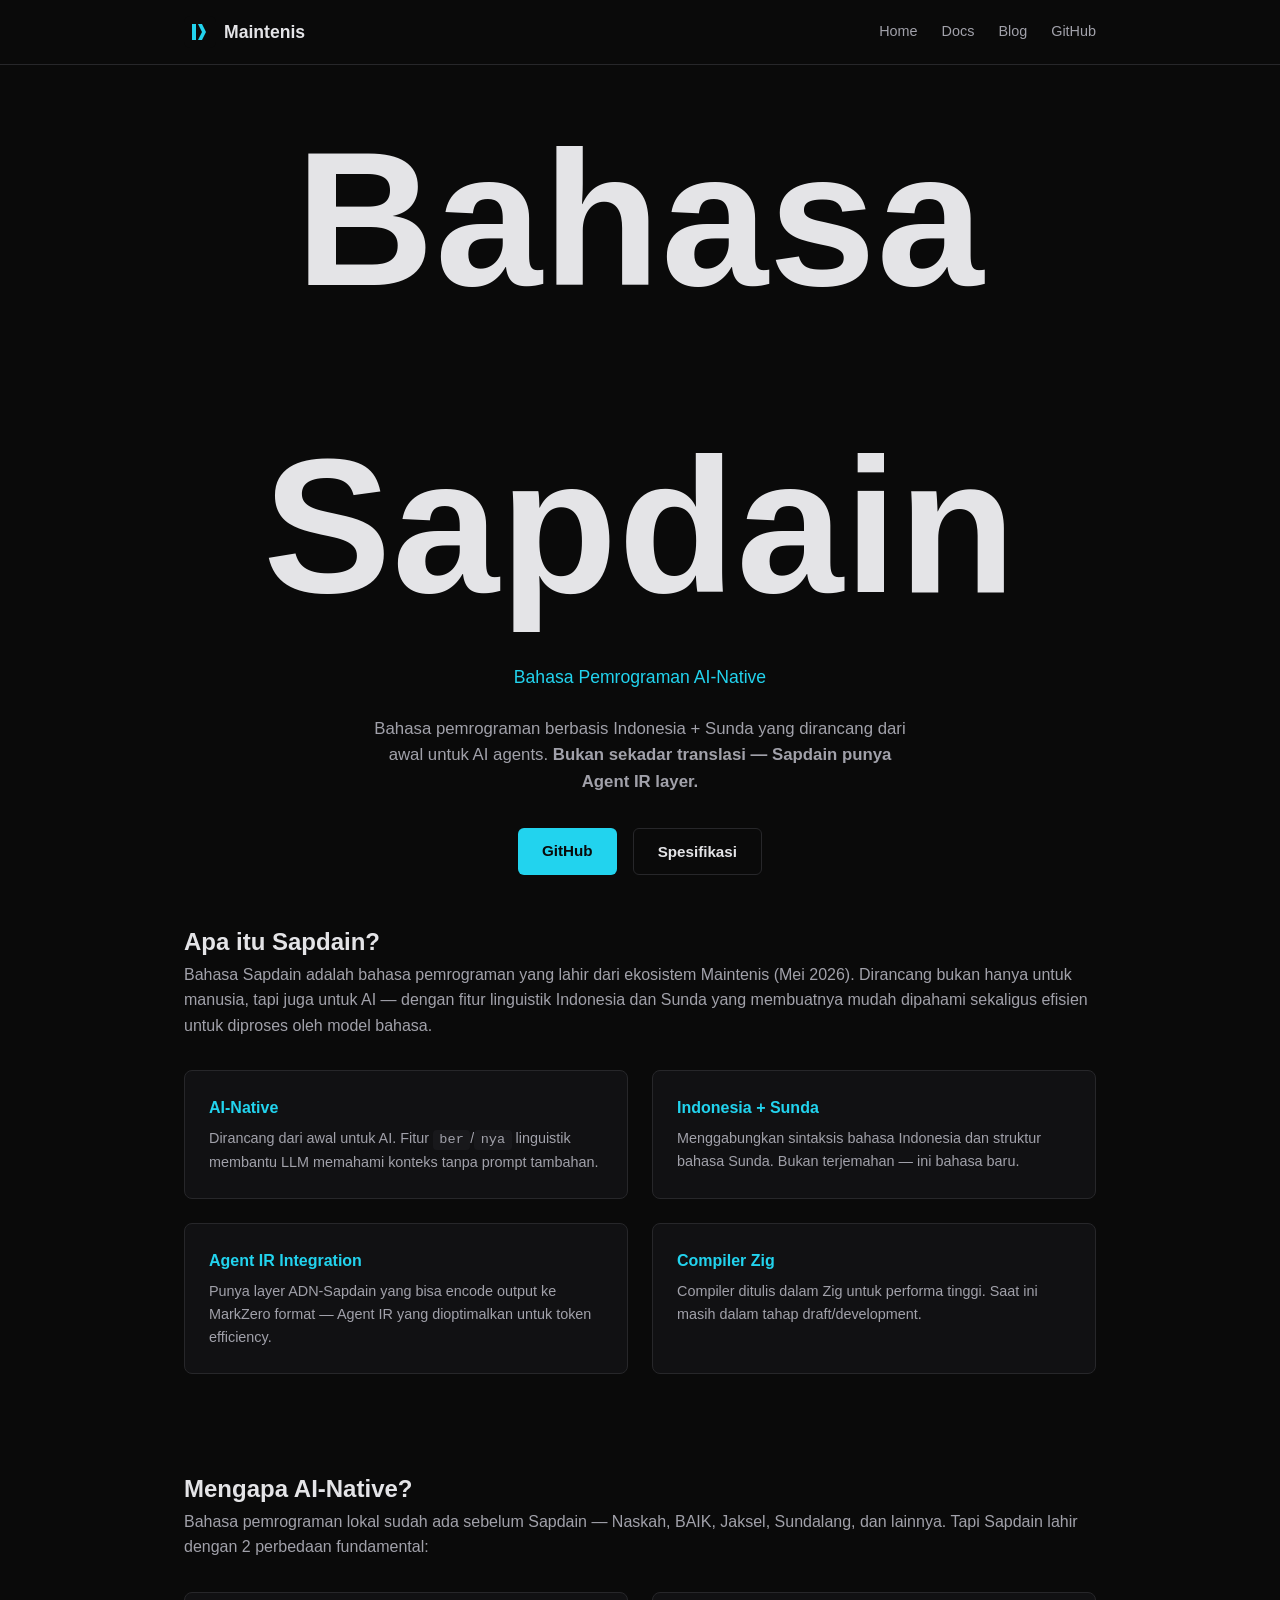
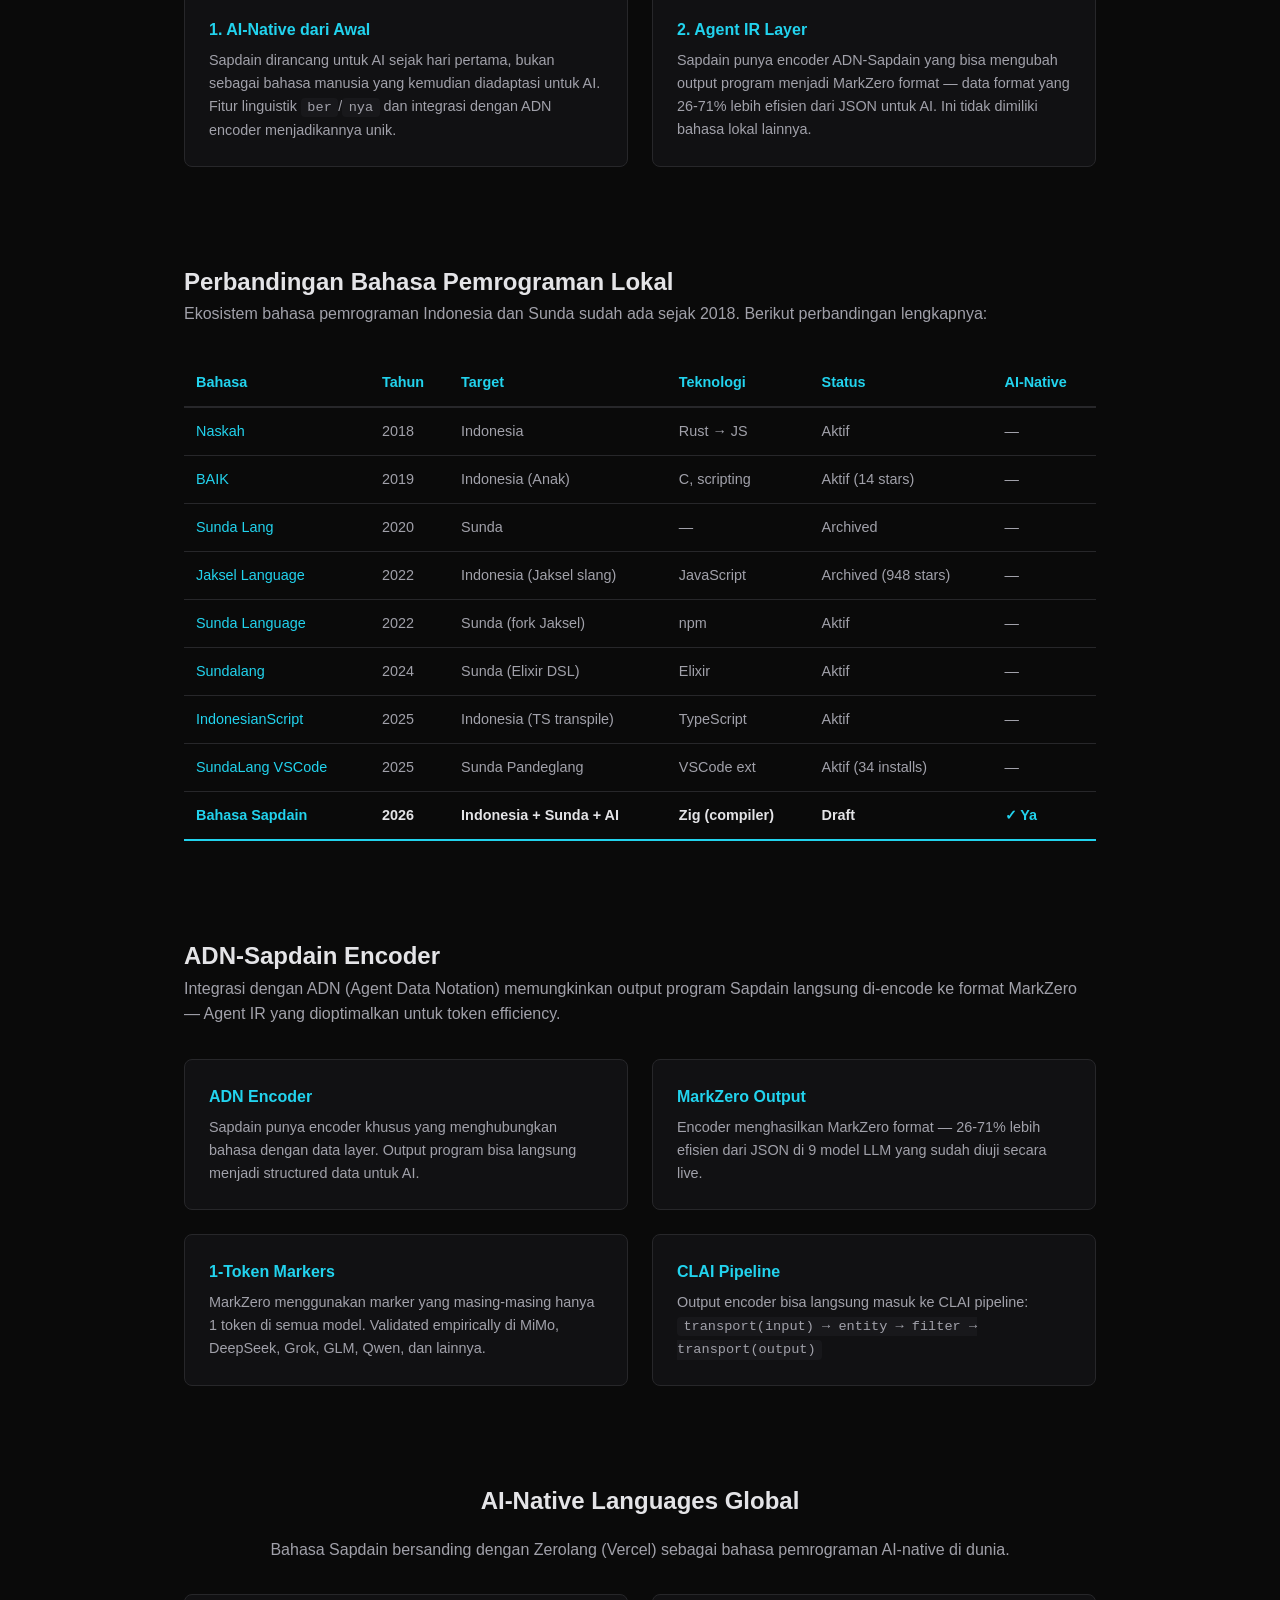
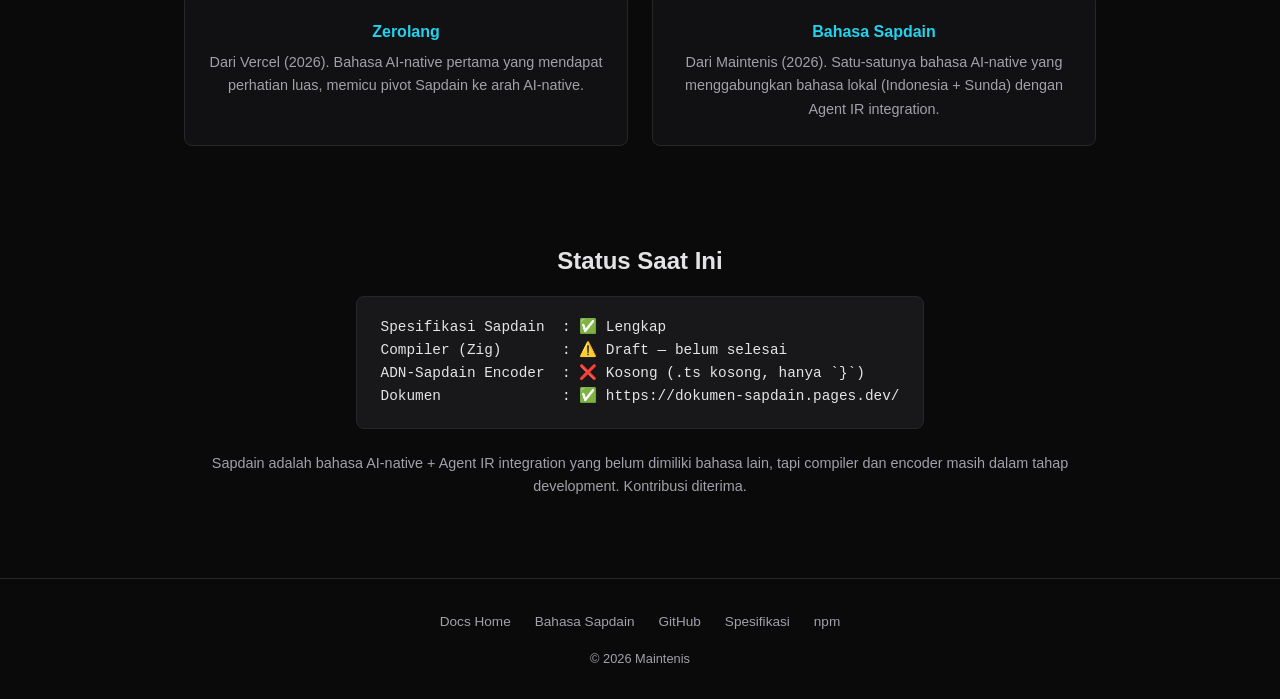
<file: docs/sapdain.html>
<!DOCTYPE html>
<html lang="id">
<head>
    <meta charset="UTF-8">
    <meta name="viewport" content="width=device-width, initial-scale=1.0">
    <title>Bahasa Sapdain — AI-Native Language</title>
    <meta name="description" content="Bahasa Sapdain: bahasa pemrograman AI-native berbasis Indonesia + Sunda + AI. Dengan integrasi ADN-Sapdain encoder untuk Agent IR.">
    <meta name="keywords" content="Sapdain, bahasa pemrograman Indonesia, AI-native, Sunda, ADN, Agent IR, compiler">
    <link rel="stylesheet" href="../assets/style.css">
    <link rel="icon" href="../assets/logo.svg" type="image/svg+xml">
</head>
<body>
    <header>
        <div class="container">
            <a href="/" class="logo">
                <img src="../assets/logo.svg" alt="Maintenis" width="32" height="32">
                <span>Maintenis</span>
            </a>
            <nav>
                <a href="/">Home</a>
                <a href="/docs">Docs</a>
                <a href="/blog">Blog</a>
                <a href="https://github.com/yus-ham/bahasa-sapdain">GitHub</a>
            </nav>
        </div>
    </header>

    <main>
        <section class="hero">
            <div class="container">
                <h1>Bahasa Sapdain</h1>
                <p class="subtitle">Bahasa Pemrograman AI-Native</p>
                <p class="description">
                    Bahasa pemrograman berbasis Indonesia + Sunda yang dirancang dari awal untuk AI agents.
                    <strong>Bukan sekadar translasi &mdash; Sapdain punya Agent IR layer.</strong>
                </p>
                <div class="cta">
                    <a href="https://github.com/yus-ham/bahasa-sapdain" class="btn btn-primary">GitHub</a>
                    <a href="https://dokumen-sapdain.pages.dev/" class="btn btn-secondary">Spesifikasi</a>
                </div>
            </div>
        </section>

        <section class="features">
            <div class="container">
                <h2>Apa itu Sapdain?</h2>
                <p style="color: var(--muted); margin-bottom: 2rem;">
                    Bahasa Sapdain adalah bahasa pemrograman yang lahir dari ekosistem Maintenis (Mei 2026).
                    Dirancang bukan hanya untuk manusia, tapi juga untuk AI &mdash; dengan fitur linguistik
                    Indonesia dan Sunda yang membuatnya mudah dipahami sekaligus efisien untuk diproses oleh model bahasa.
                </p>
                <div class="feature-grid">
                    <div class="feature">
                        <h3>AI-Native</h3>
                        <p>Dirancang dari awal untuk AI. Fitur <code>ber</code>/<code>nya</code> linguistik membantu LLM memahami konteks tanpa prompt tambahan.</p>
                    </div>
                    <div class="feature">
                        <h3>Indonesia + Sunda</h3>
                        <p>Menggabungkan sintaksis bahasa Indonesia dan struktur bahasa Sunda. Bukan terjemahan &mdash; ini bahasa baru.</p>
                    </div>
                    <div class="feature">
                        <h3>Agent IR Integration</h3>
                        <p>Punya layer ADN-Sapdain yang bisa encode output ke MarkZero format &mdash; Agent IR yang dioptimalkan untuk token efficiency.</p>
                    </div>
                    <div class="feature">
                        <h3>Compiler Zig</h3>
                        <p>Compiler ditulis dalam Zig untuk performa tinggi. Saat ini masih dalam tahap draft/development.</p>
                    </div>
                </div>
            </div>
        </section>

        <section class="features">
            <div class="container">
                <h2>Mengapa AI-Native?</h2>
                <p style="color: var(--muted); margin-bottom: 2rem;">
                    Bahasa pemrograman lokal sudah ada sebelum Sapdain &mdash; Naskah, BAIK, Jaksel, Sundalang, dan lainnya.
                    Tapi Sapdain lahir dengan 2 perbedaan fundamental:
                </p>
                <div class="feature-grid">
                    <div class="feature">
                        <h3>1. AI-Native dari Awal</h3>
                        <p>Sapdain dirancang untuk AI sejak hari pertama, bukan sebagai bahasa manusia yang kemudian diadaptasi untuk AI. Fitur linguistik <code>ber</code>/<code>nya</code> dan integrasi dengan ADN encoder menjadikannya unik.</p>
                    </div>
                    <div class="feature">
                        <h3>2. Agent IR Layer</h3>
                        <p>Sapdain punya encoder ADN-Sapdain yang bisa mengubah output program menjadi MarkZero format &mdash; data format yang 26-71% lebih efisien dari JSON untuk AI. Ini tidak dimiliki bahasa lokal lainnya.</p>
                    </div>
                </div>
            </div>
        </section>

        <section class="features">
            <div class="container">
                <h2>Perbandingan Bahasa Pemrograman Lokal</h2>
                <p style="color: var(--muted); margin-bottom: 2rem;">
                    Ekosistem bahasa pemrograman Indonesia dan Sunda sudah ada sejak 2018. Berikut perbandingan lengkapnya:
                </p>
                <div style="overflow-x: auto;">
                    <table style="width: 100%; border-collapse: collapse; font-size: 0.9rem;">
                        <thead>
                            <tr style="border-bottom: 2px solid var(--border);">
                                <th style="text-align: left; padding: 0.75rem; color: var(--accent);">Bahasa</th>
                                <th style="text-align: left; padding: 0.75rem; color: var(--accent);">Tahun</th>
                                <th style="text-align: left; padding: 0.75rem; color: var(--accent);">Target</th>
                                <th style="text-align: left; padding: 0.75rem; color: var(--accent);">Teknologi</th>
                                <th style="text-align: left; padding: 0.75rem; color: var(--accent);">Status</th>
                                <th style="text-align: left; padding: 0.75rem; color: var(--accent);">AI-Native</th>
                            </tr>
                        </thead>
                        <tbody>
                            <tr style="border-bottom: 1px solid var(--border);">
                                <td style="padding: 0.75rem;"><a href="https://github.com/pveyes/naskah" style="color: var(--accent); text-decoration: none;">Naskah</a></td>
                                <td style="padding: 0.75rem; color: var(--muted);">2018</td>
                                <td style="padding: 0.75rem; color: var(--muted);">Indonesia</td>
                                <td style="padding: 0.75rem; color: var(--muted);">Rust &rarr; JS</td>
                                <td style="padding: 0.75rem; color: var(--muted);">Aktif</td>
                                <td style="padding: 0.75rem; color: var(--muted);">&mdash;</td>
                            </tr>
                            <tr style="border-bottom: 1px solid var(--border);">
                                <td style="padding: 0.75rem;"><a href="https://github.com/baik-lang/baik" style="color: var(--accent); text-decoration: none;">BAIK</a></td>
                                <td style="padding: 0.75rem; color: var(--muted);">2019</td>
                                <td style="padding: 0.75rem; color: var(--muted);">Indonesia (Anak)</td>
                                <td style="padding: 0.75rem; color: var(--muted);">C, scripting</td>
                                <td style="padding: 0.75rem; color: var(--muted);">Aktif (14 stars)</td>
                                <td style="padding: 0.75rem; color: var(--muted);">&mdash;</td>
                            </tr>
                            <tr style="border-bottom: 1px solid var(--border);">
                                <td style="padding: 0.75rem;"><a href="https://github.com/randspace0/sunda-lang" style="color: var(--accent); text-decoration: none;">Sunda Lang</a></td>
                                <td style="padding: 0.75rem; color: var(--muted);">2020</td>
                                <td style="padding: 0.75rem; color: var(--muted);">Sunda</td>
                                <td style="padding: 0.75rem; color: var(--muted);">&mdash;</td>
                                <td style="padding: 0.75rem; color: var(--muted);">Archived</td>
                                <td style="padding: 0.75rem; color: var(--muted);">&mdash;</td>
                            </tr>
                            <tr style="border-bottom: 1px solid var(--border);">
                                <td style="padding: 0.75rem;"><a href="https://github.com/RioChndr/jaksel-language" style="color: var(--accent); text-decoration: none;">Jaksel Language</a></td>
                                <td style="padding: 0.75rem; color: var(--muted);">2022</td>
                                <td style="padding: 0.75rem; color: var(--muted);">Indonesia (Jaksel slang)</td>
                                <td style="padding: 0.75rem; color: var(--muted);">JavaScript</td>
                                <td style="padding: 0.75rem; color: var(--muted);">Archived (948 stars)</td>
                                <td style="padding: 0.75rem; color: var(--muted);">&mdash;</td>
                            </tr>
                            <tr style="border-bottom: 1px solid var(--border);">
                                <td style="padding: 0.75rem;"><a href="https://github.com/aldiipratama/sunda-language" style="color: var(--accent); text-decoration: none;">Sunda Language</a></td>
                                <td style="padding: 0.75rem; color: var(--muted);">2022</td>
                                <td style="padding: 0.75rem; color: var(--muted);">Sunda (fork Jaksel)</td>
                                <td style="padding: 0.75rem; color: var(--muted);">npm</td>
                                <td style="padding: 0.75rem; color: var(--muted);">Aktif</td>
                                <td style="padding: 0.75rem; color: var(--muted);">&mdash;</td>
                            </tr>
                            <tr style="border-bottom: 1px solid var(--border);">
                                <td style="padding: 0.75rem;"><a href="https://github.com/febrd/sundalang" style="color: var(--accent); text-decoration: none;">Sundalang</a></td>
                                <td style="padding: 0.75rem; color: var(--muted);">2024</td>
                                <td style="padding: 0.75rem; color: var(--muted);">Sunda (Elixir DSL)</td>
                                <td style="padding: 0.75rem; color: var(--muted);">Elixir</td>
                                <td style="padding: 0.75rem; color: var(--muted);">Aktif</td>
                                <td style="padding: 0.75rem; color: var(--muted);">&mdash;</td>
                            </tr>
                            <tr style="border-bottom: 1px solid var(--border);">
                                <td style="padding: 0.75rem;"><a href="https://github.com/Elang-elang/IndonesianScript" style="color: var(--accent); text-decoration: none;">IndonesianScript</a></td>
                                <td style="padding: 0.75rem; color: var(--muted);">2025</td>
                                <td style="padding: 0.75rem; color: var(--muted);">Indonesia (TS transpile)</td>
                                <td style="padding: 0.75rem; color: var(--muted);">TypeScript</td>
                                <td style="padding: 0.75rem; color: var(--muted);">Aktif</td>
                                <td style="padding: 0.75rem; color: var(--muted);">&mdash;</td>
                            </tr>
                            <tr style="border-bottom: 1px solid var(--border);">
                                <td style="padding: 0.75rem;"><a href="https://marketplace.visualstudio.com/items?itemName=bromanprjkt.sundalang-vscode-extension" style="color: var(--accent); text-decoration: none;">SundaLang VSCode</a></td>
                                <td style="padding: 0.75rem; color: var(--muted);">2025</td>
                                <td style="padding: 0.75rem; color: var(--muted);">Sunda Pandeglang</td>
                                <td style="padding: 0.75rem; color: var(--muted);">VSCode ext</td>
                                <td style="padding: 0.75rem; color: var(--muted);">Aktif (34 installs)</td>
                                <td style="padding: 0.75rem; color: var(--muted);">&mdash;</td>
                            </tr>
                            <tr style="border-bottom: 2px solid var(--accent);">
                                <td style="padding: 0.75rem; font-weight: 700;"><a href="https://github.com/yus-ham/bahasa-sapdain" style="color: var(--accent); text-decoration: none;">Bahasa Sapdain</a></td>
                                <td style="padding: 0.75rem; font-weight: 700;">2026</td>
                                <td style="padding: 0.75rem; font-weight: 700;">Indonesia + Sunda + AI</td>
                                <td style="padding: 0.75rem; font-weight: 700;">Zig (compiler)</td>
                                <td style="padding: 0.75rem; font-weight: 700;">Draft</td>
                                <td style="padding: 0.75rem; font-weight: 700; color: var(--accent);">&#10003; Ya</td>
                            </tr>
                        </tbody>
                    </table>
                </div>
            </div>
        </section>

        <section class="features">
            <div class="container">
                <h2>ADN-Sapdain Encoder</h2>
                <p style="color: var(--muted); margin-bottom: 2rem;">
                    Integrasi dengan ADN (Agent Data Notation) memungkinkan output program Sapdain langsung
                    di-encode ke format MarkZero &mdash; Agent IR yang dioptimalkan untuk token efficiency.
                </p>
                <div class="feature-grid">
                    <div class="feature">
                        <h3>ADN Encoder</h3>
                        <p>Sapdain punya encoder khusus yang menghubungkan bahasa dengan data layer. Output program bisa langsung menjadi structured data untuk AI.</p>
                    </div>
                    <div class="feature">
                        <h3>MarkZero Output</h3>
                        <p>Encoder menghasilkan MarkZero format &mdash; 26-71% lebih efisien dari JSON di 9 model LLM yang sudah diuji secara live.</p>
                    </div>
                    <div class="feature">
                        <h3>1-Token Markers</h3>
                        <p>MarkZero menggunakan marker yang masing-masing hanya 1 token di semua model. Validated empirically di MiMo, DeepSeek, Grok, GLM, Qwen, dan lainnya.</p>
                    </div>
                    <div class="feature">
                        <h3>CLAI Pipeline</h3>
                        <p>Output encoder bisa langsung masuk ke CLAI pipeline: <code>transport(input) &rarr; entity &rarr; filter &rarr; transport(output)</code></p>
                    </div>
                </div>
            </div>
        </section>

        <section class="quickstart">
            <div class="container">
                <h2>AI-Native Languages Global</h2>
                <p style="color: var(--muted); margin-bottom: 2rem;">Bahasa Sapdain bersanding dengan Zerolang (Vercel) sebagai bahasa pemrograman AI-native di dunia.</p>
                <div class="feature-grid">
                    <div class="feature">
                        <h3>Zerolang</h3>
                        <p>Dari Vercel (2026). Bahasa AI-native pertama yang mendapat perhatian luas, memicu pivot Sapdain ke arah AI-native.</p>
                    </div>
                    <div class="feature">
                        <h3>Bahasa Sapdain</h3>
                        <p>Dari Maintenis (2026). Satu-satunya bahasa AI-native yang menggabungkan bahasa lokal (Indonesia + Sunda) dengan Agent IR integration.</p>
                    </div>
                </div>
            </div>
        </section>

        <section class="quickstart">
            <div class="container">
                <h2>Status Saat Ini</h2>
                <pre><code>Spesifikasi Sapdain  : ✅ Lengkap
Compiler (Zig)       : ⚠️ Draft — belum selesai
ADN-Sapdain Encoder  : ❌ Kosong (.ts kosong, hanya `}`)
Dokumen              : ✅ https://dokumen-sapdain.pages.dev/</code></pre>
                <p style="color: var(--muted); margin-top: 1rem; font-size: 0.9rem;">
                    Sapdain adalah bahasa AI-native + Agent IR integration yang belum dimiliki bahasa lain,
                    tapi compiler dan encoder masih dalam tahap development. Kontribusi diterima.
                </p>
            </div>
        </section>
    </main>

    <footer>
        <div class="container">
            <div class="links">
                <a href="/docs">Docs Home</a>
                <a href="/docs/sapdain.html">Bahasa Sapdain</a>
                <a href="https://github.com/yus-ham/bahasa-sapdain">GitHub</a>
                <a href="https://dokumen-sapdain.pages.dev/">Spesifikasi</a>
                <a href="https://npmjs.com/~ucing">npm</a>
            </div>
            <p>&copy; 2026 Maintenis</p>
        </div>
    </footer>
</body>
</html>
</file>
<file: assets/style.css>
/* Maintenis.tech — Agent IR */
:root {
    --bg: #0a0a0a;
    --fg: #e4e4e7;
    --muted: #a1a1aa;
    --accent: #22d3ee;
    --accent-hover: #06b6d4;
    --border: #27272a;
    --code-bg: #18181b;
    --card-bg: #111113;
}

*, *::before, *::after {
    box-sizing: border-box;
    margin: 0;
    padding: 0;
}

body {
    font-family: -apple-system, BlinkMacSystemFont, 'Segoe UI', Roboto, sans-serif;
    background: var(--bg);
    color: var(--fg);
    line-height: 1.6;
}

.container {
    max-width: 960px;
    margin: 0 auto;
    padding: 0 1.5rem;
}

/* Header */
header {
    border-bottom: 1px solid var(--border);
    padding: 1rem 0;
}

header .container {
    display: flex;
    align-items: center;
    justify-content: space-between;
}

.logo {
    display: flex;
    align-items: center;
    gap: 0.5rem;
    color: var(--fg);
    text-decoration: none;
    font-weight: 700;
    font-size: 1.1rem;
}

nav {
    display: flex;
    gap: 1.5rem;
}

nav a {
    color: var(--muted);
    text-decoration: none;
    font-size: 0.9rem;
}

nav a:hover {
    color: var(--fg);
}

/* Hero */
.hero {
    padding: 5rem 0 0;
    text-align: center;
}

.hero h1 {
    font-size: 12rem;
    font-weight: 700;
    letter-spacing: 0.005em;
    margin-top: -5rem;
}

.hero .subtitle {
    font-size: 1.1rem;
    color: var(--accent);
    margin-top: -1rem;
}

.hero .description {
    max-width: 540px;
    margin: 1.5rem auto 0;
    color: var(--muted);
    font-size: 1.05rem;
}

.cta {
    margin-top: 2rem;
    display: flex;
    gap: 1rem;
    justify-content: center;
}

.btn {
    display: inline-block;
    padding: 0.65rem 1.5rem;
    border-radius: 6px;
    font-size: 0.95rem;
    font-weight: 600;
    text-decoration: none;
    transition: background 0.15s;
}

.btn-primary {
    background: var(--accent);
    color: var(--bg);
}

.btn-primary:hover {
    background: var(--accent-hover);
}

.btn-secondary {
    border: 1px solid var(--border);
    color: var(--fg);
}

.btn-secondary:hover {
    border-color: var(--muted);
}

/* Features */
.features {
    padding: 3rem 0;
}

.feature-grid {
    display: grid;
    grid-template-columns: repeat(2, 1fr);
    gap: 1.5rem;
}

.feature {
    background: var(--card-bg);
    border: 1px solid var(--border);
    border-radius: 8px;
    padding: 1.5rem;
}

.feature h3 {
    font-size: 1rem;
    margin-bottom: 0.4rem;
    color: var(--accent);
}

.feature p {
    color: var(--muted);
    font-size: 0.9rem;
}

.feature code {
    background: var(--code-bg);
    padding: 0.15rem 0.4rem;
    border-radius: 4px;
    font-size: 0.85rem;
}

/* Quick Start */
.quickstart {
    padding: 3rem 0;
    text-align: center;
}

.quickstart h2 {
    font-size: 1.5rem;
    margin-bottom: 1rem;
}

.quickstart pre {
    background: var(--code-bg);
    border: 1px solid var(--border);
    border-radius: 8px;
    padding: 1.2rem 1.5rem;
    display: inline-block;
    text-align: left;
    font-size: 0.9rem;
    overflow-x: auto;
}

/* Pipeline */
.pipeline {
    padding: 0 0 4rem;
    text-align: center;
    margin-top: 5rem;
}

.pipeline p {
    margin: 0.75rem 0;
}

.formula-box {
    display: inline-block;
    border: 1px solid var(--border);
    border-radius: 3px;
    padding: 0 2rem;
    background: var(--card-bg);
}

/* Footer */
footer {
    border-top: 1px solid var(--border);
    padding: 2rem 0;
    margin-top: 2rem;
}

footer .container {
    display: flex;
    flex-direction: column;
    align-items: center;
    gap: 1rem;
}

footer .links {
    display: flex;
    gap: 1.5rem;
}

footer .links a {
    color: var(--muted);
    text-decoration: none;
    font-size: 0.85rem;
}

footer .links a:hover {
    color: var(--fg);
}

footer p {
    color: var(--muted);
    font-size: 0.8rem;
}

/* Responsive */
@media (max-width: 640px) {
    .hero h1 { font-size: 6rem; }
    .feature-grid { grid-template-columns: 1fr; }
    .cta { flex-direction: column; align-items: center; }
}
</file>
